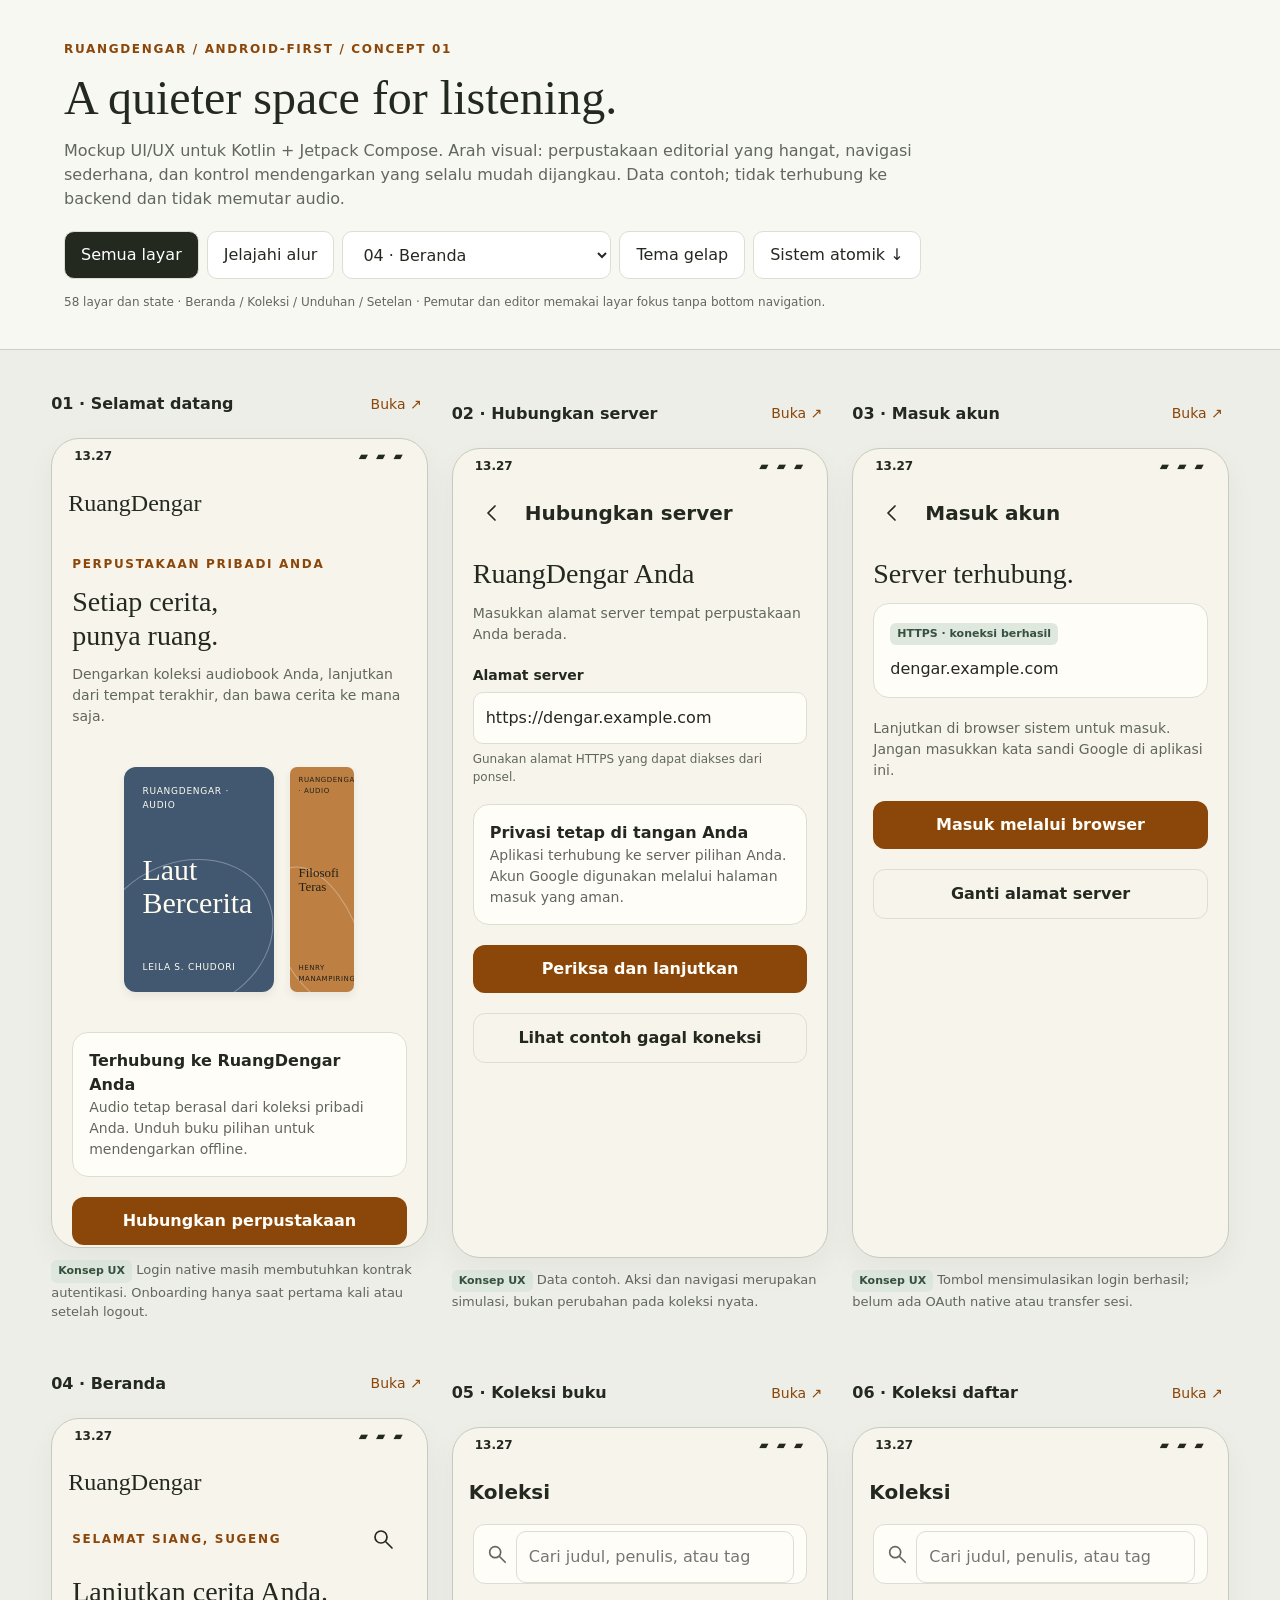
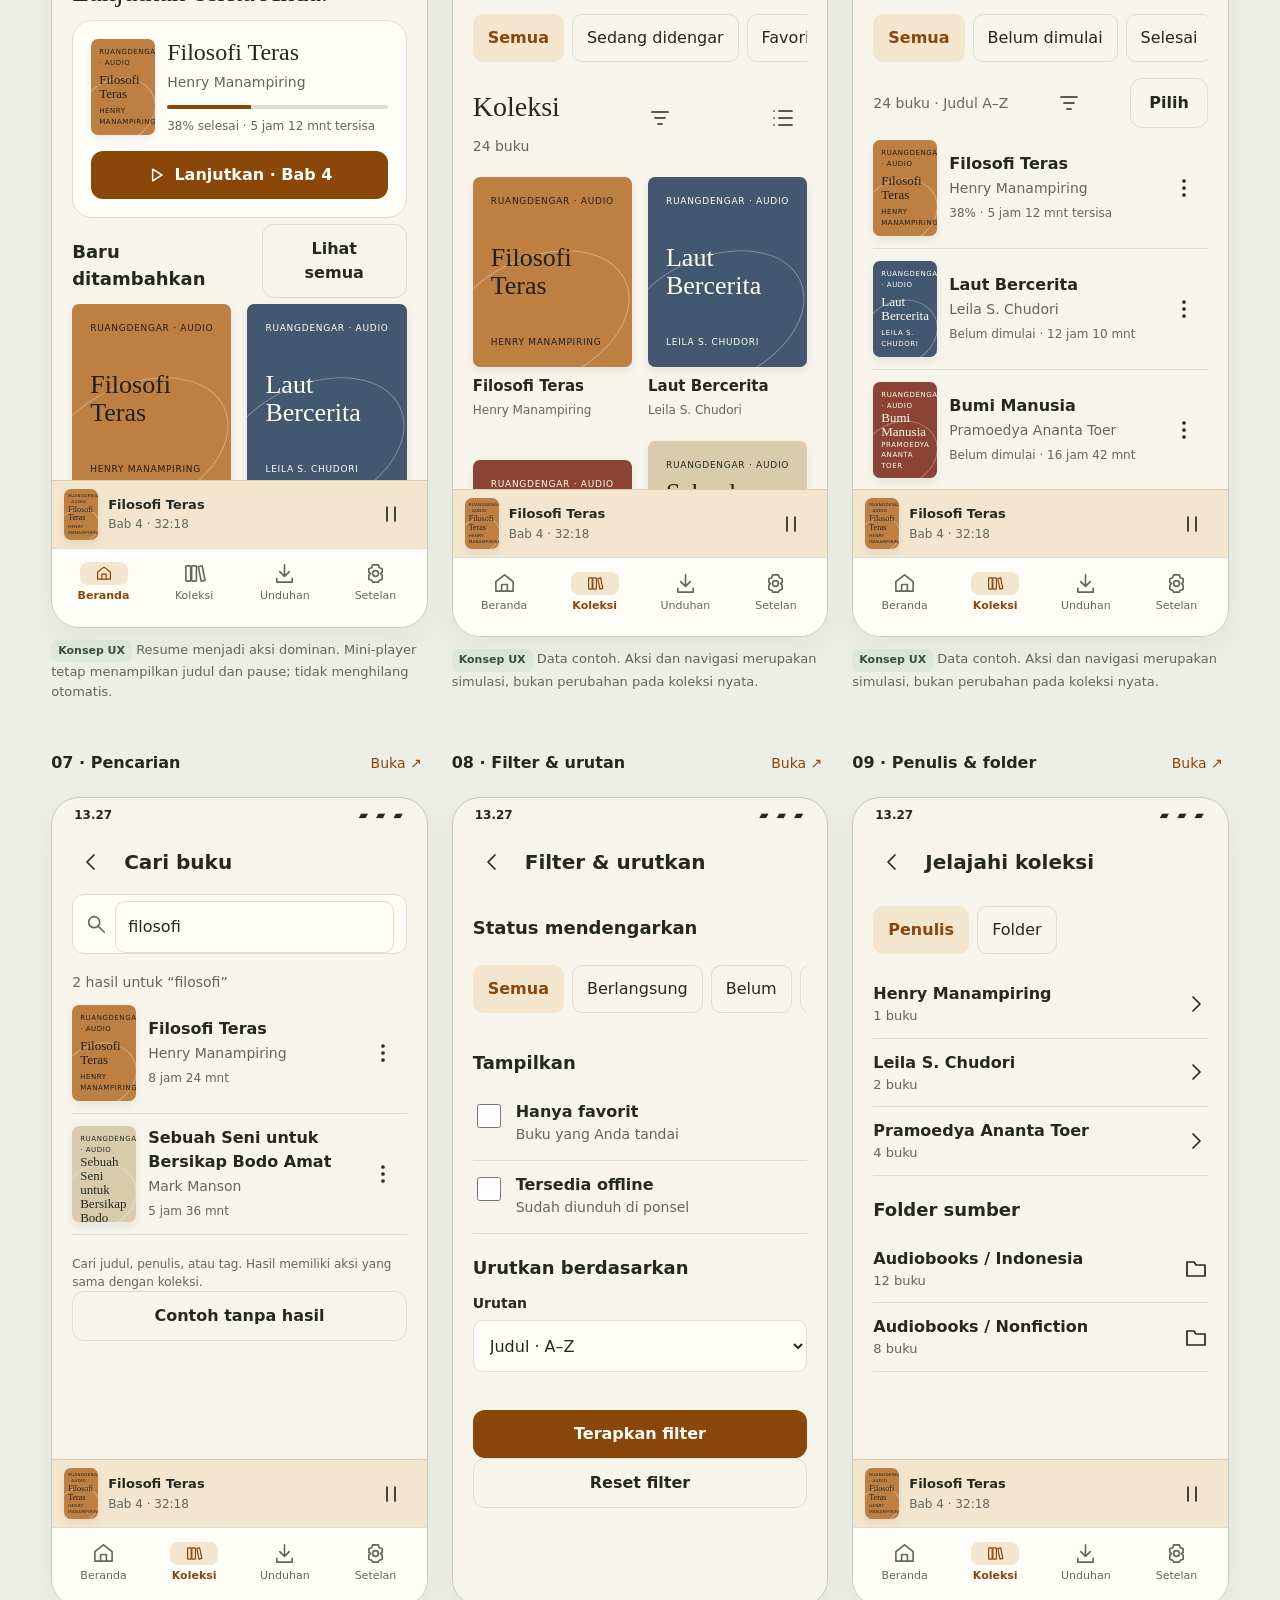
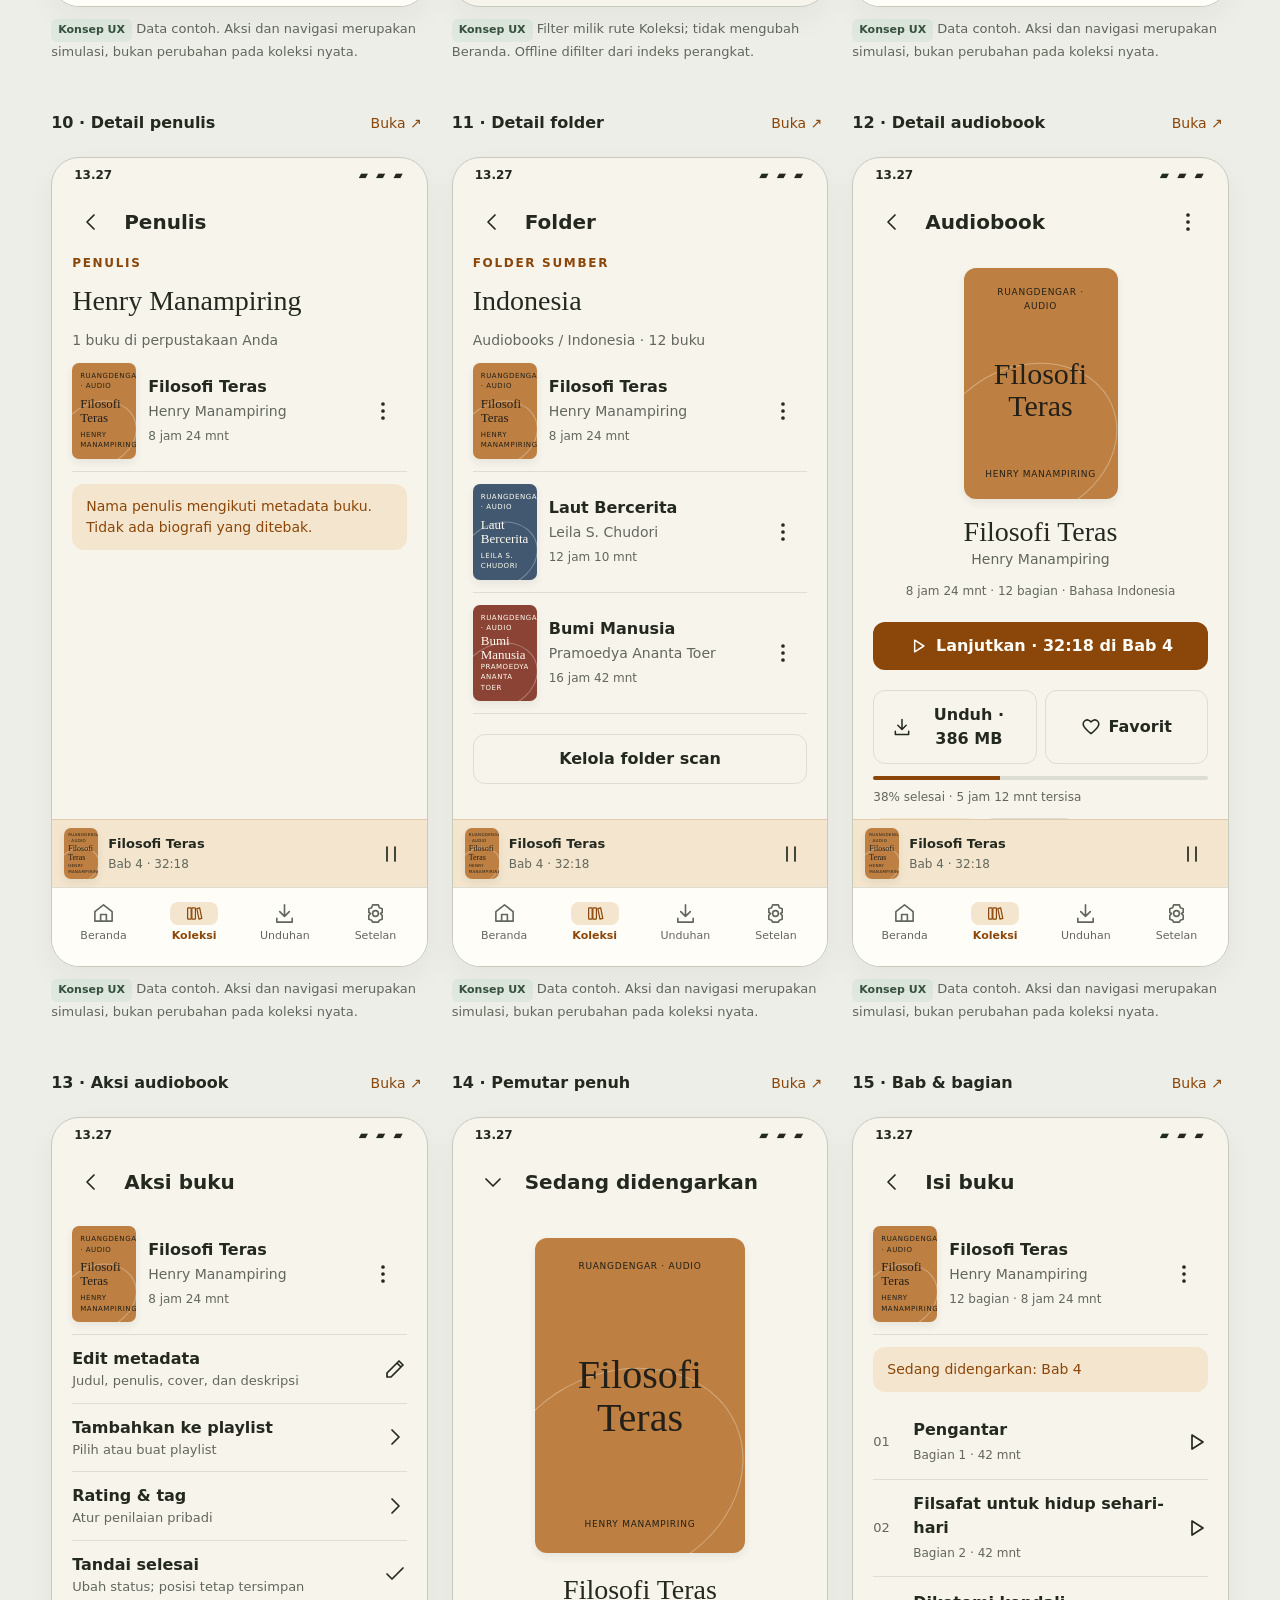
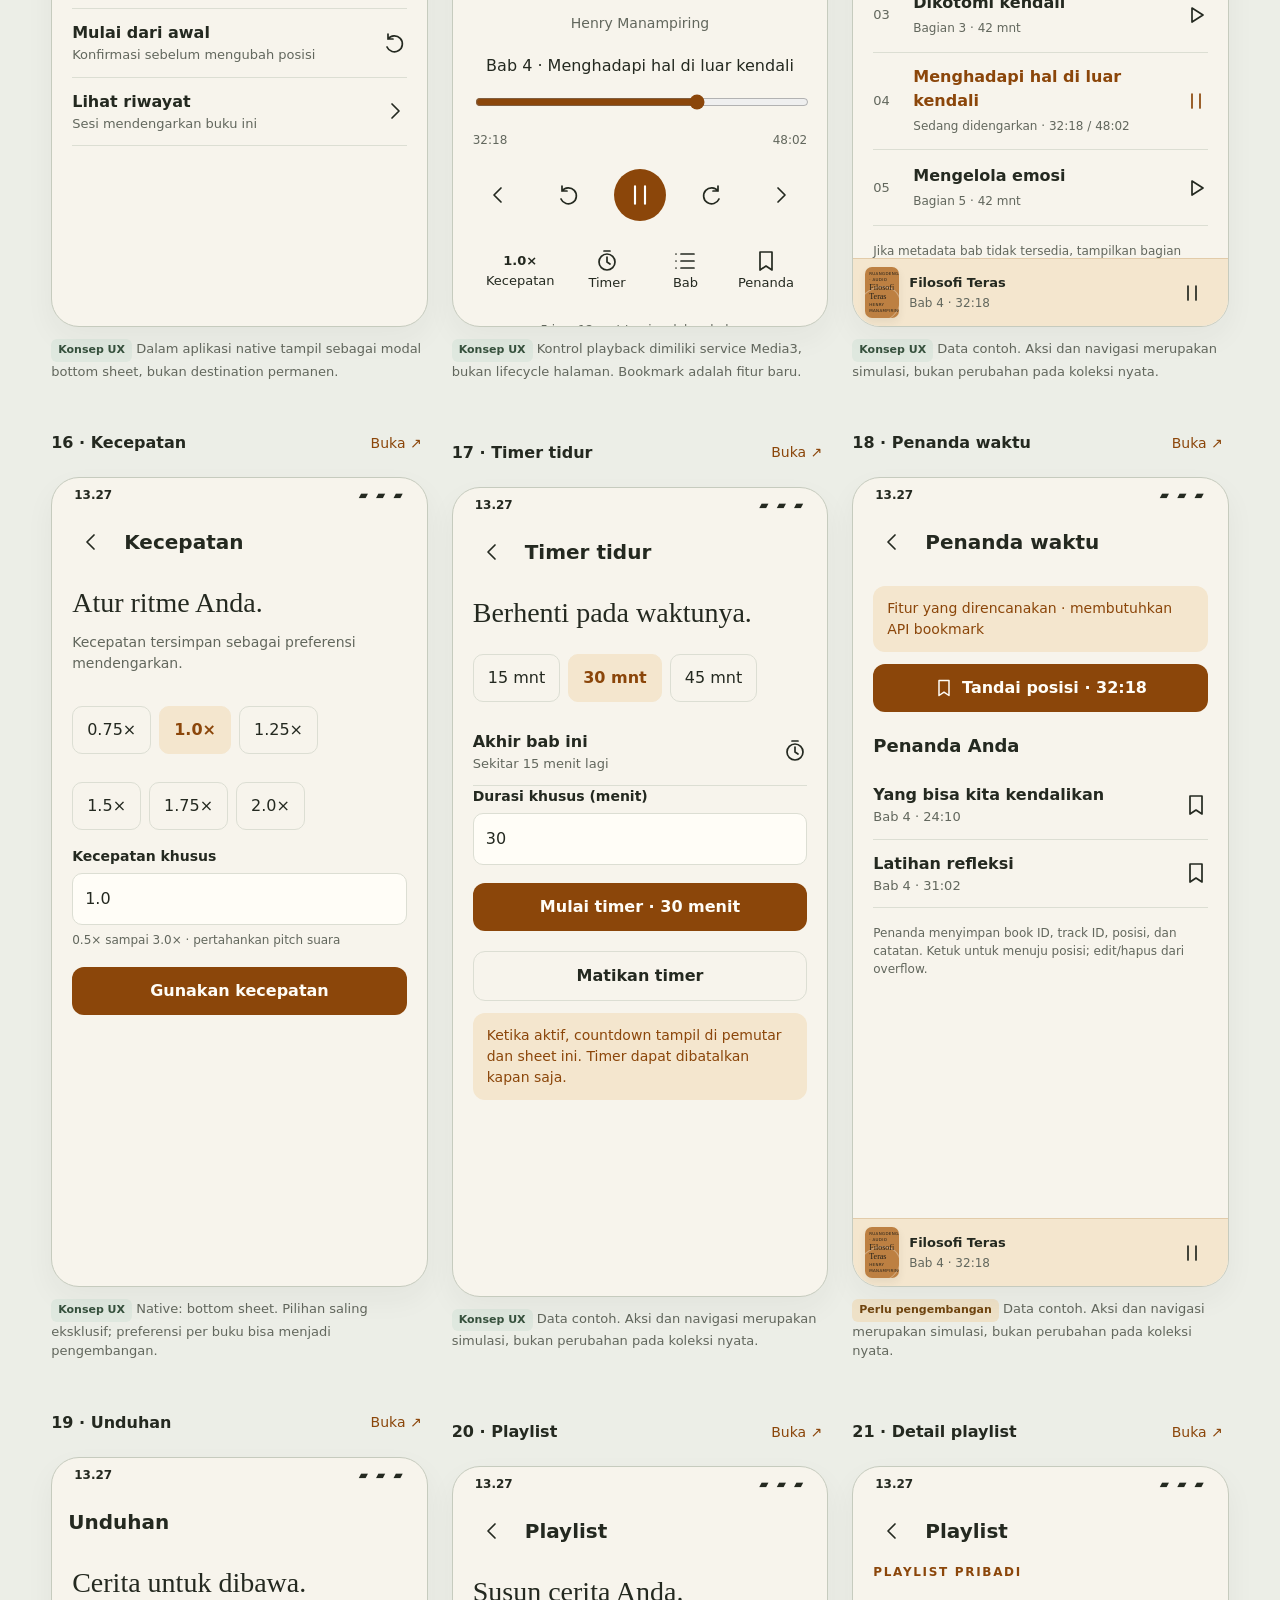
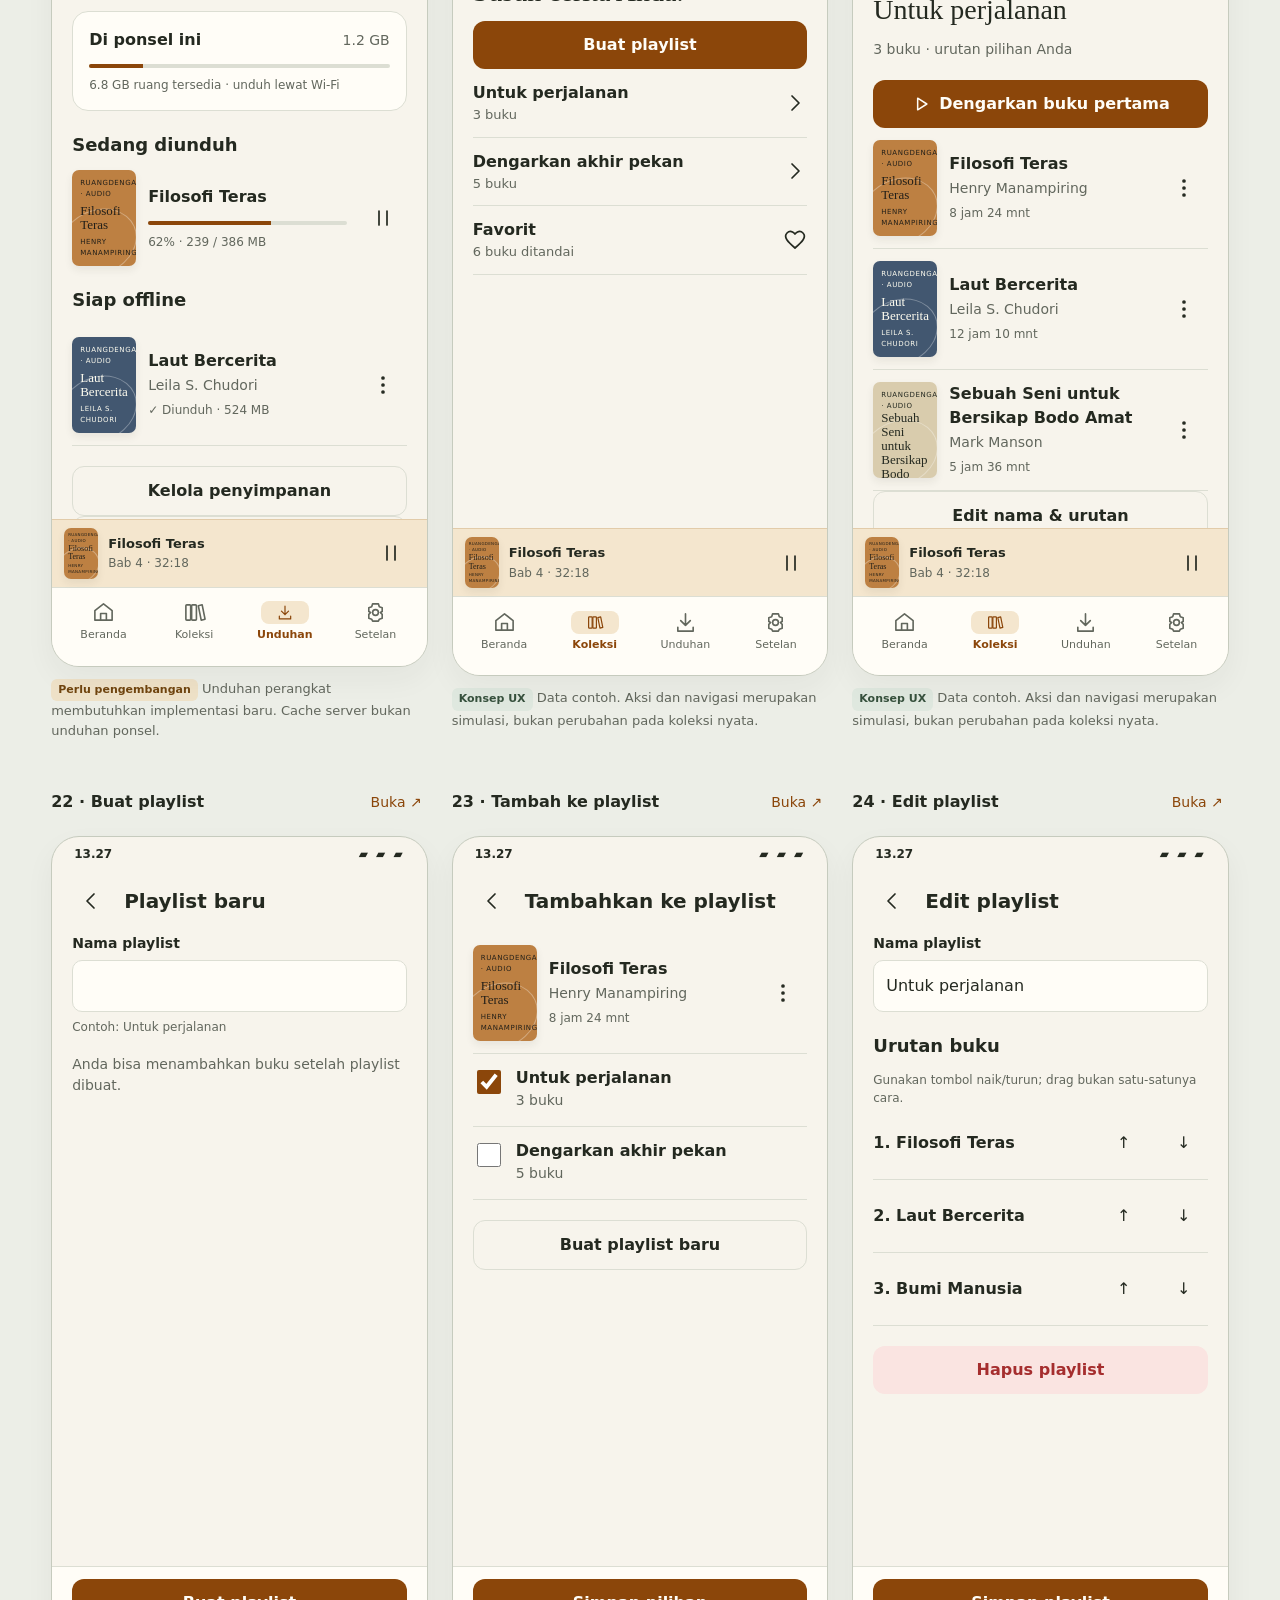
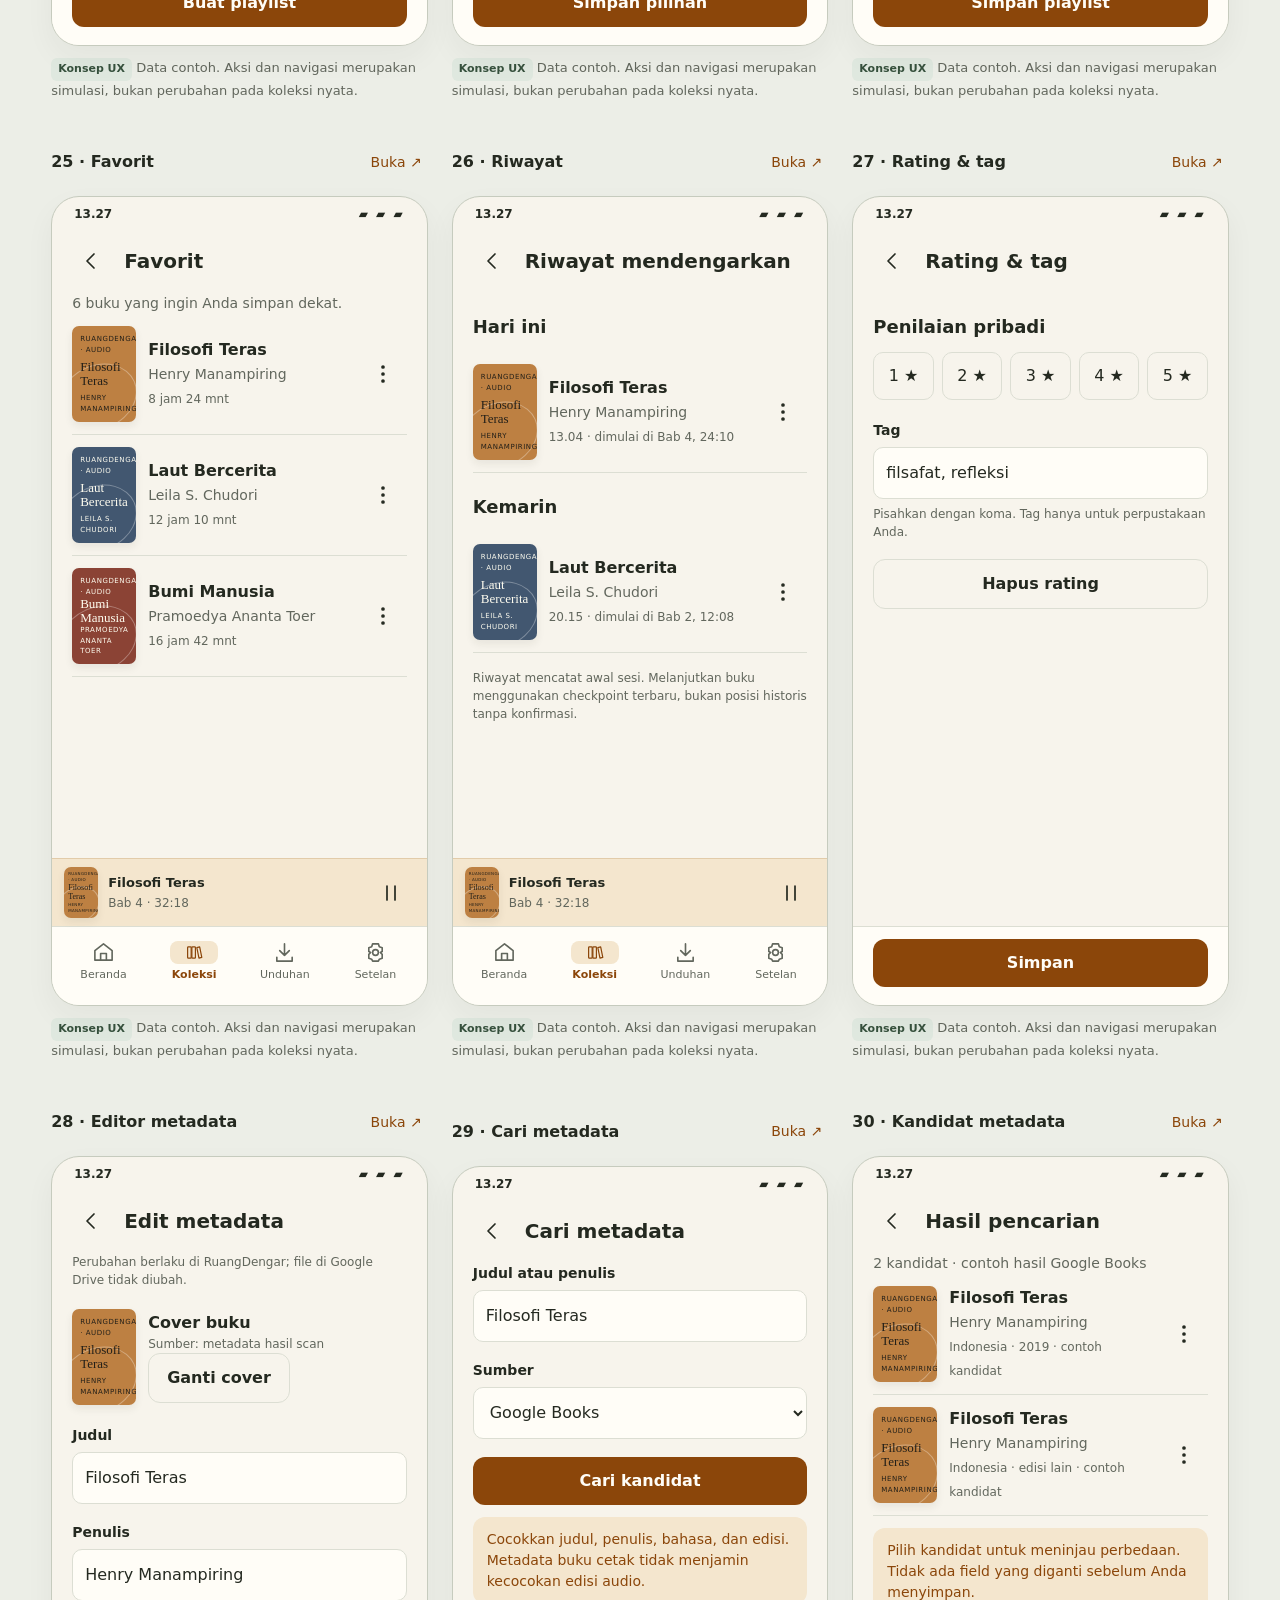
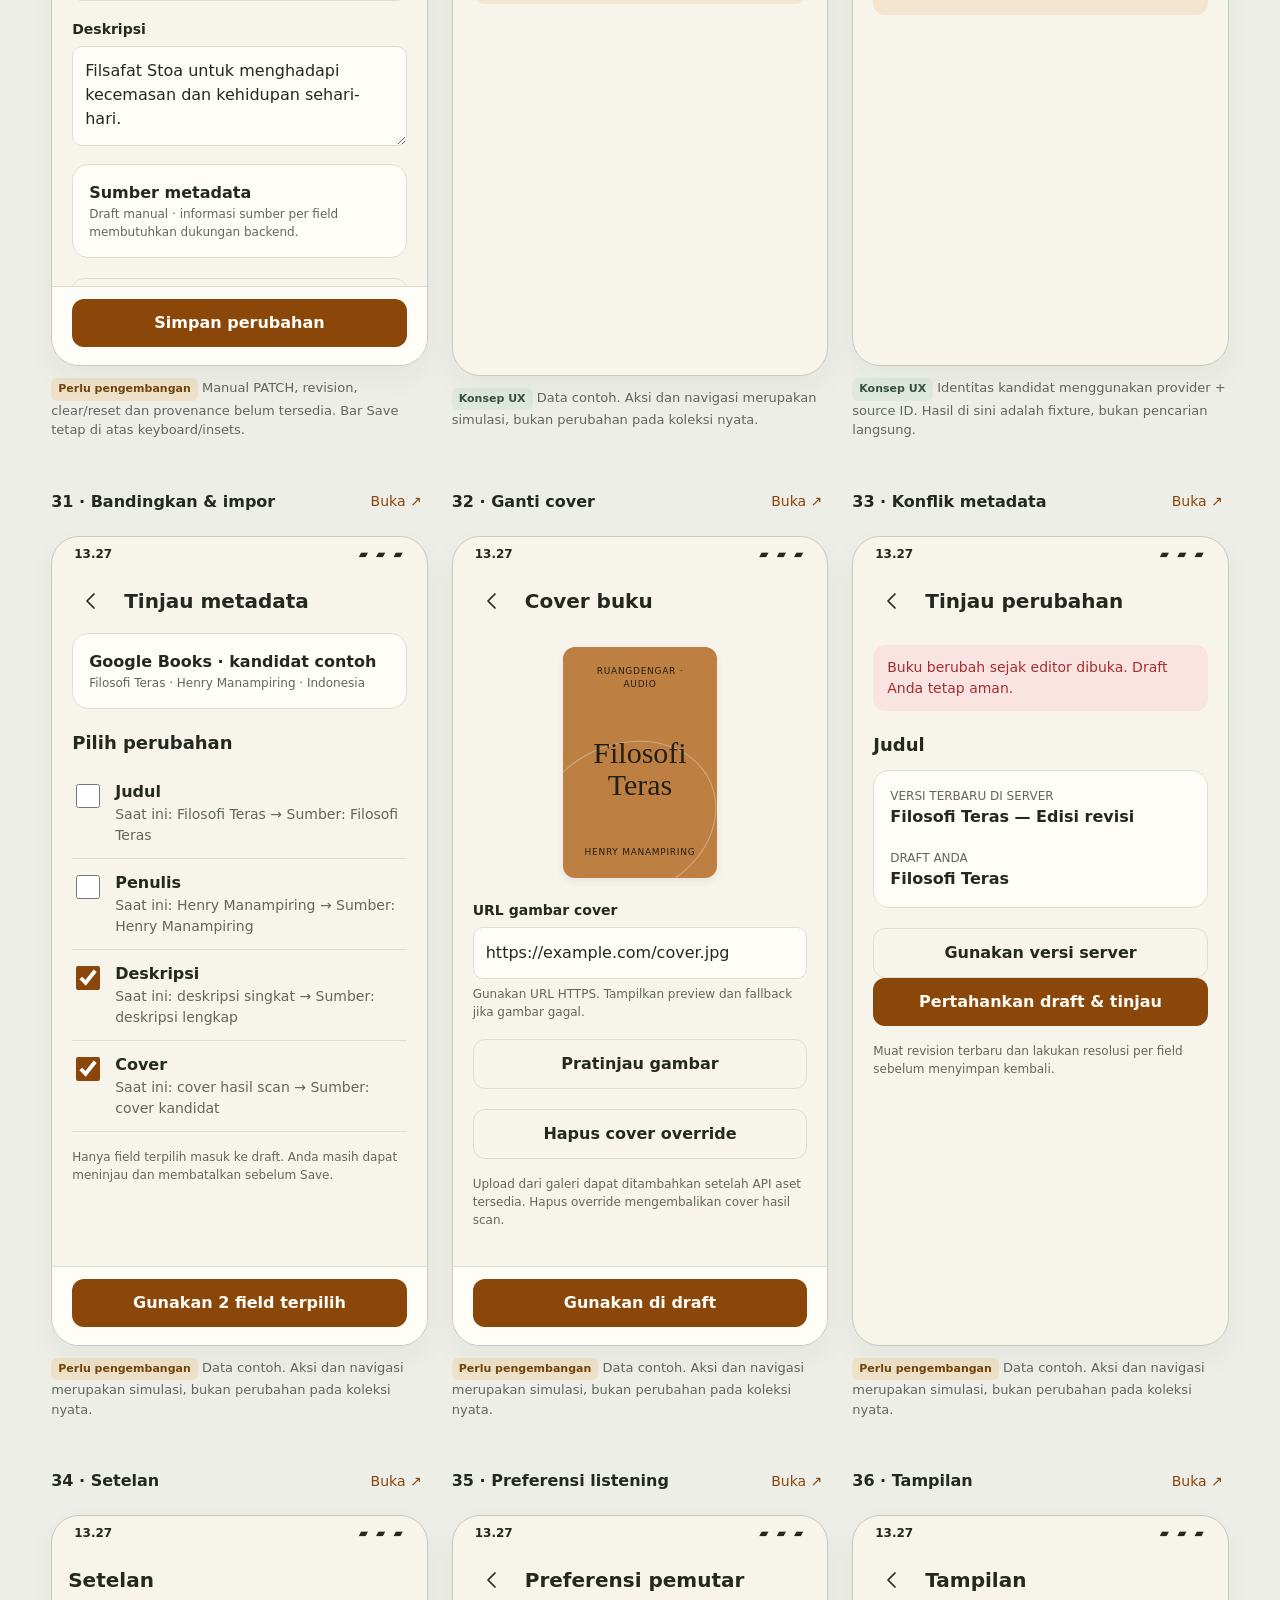
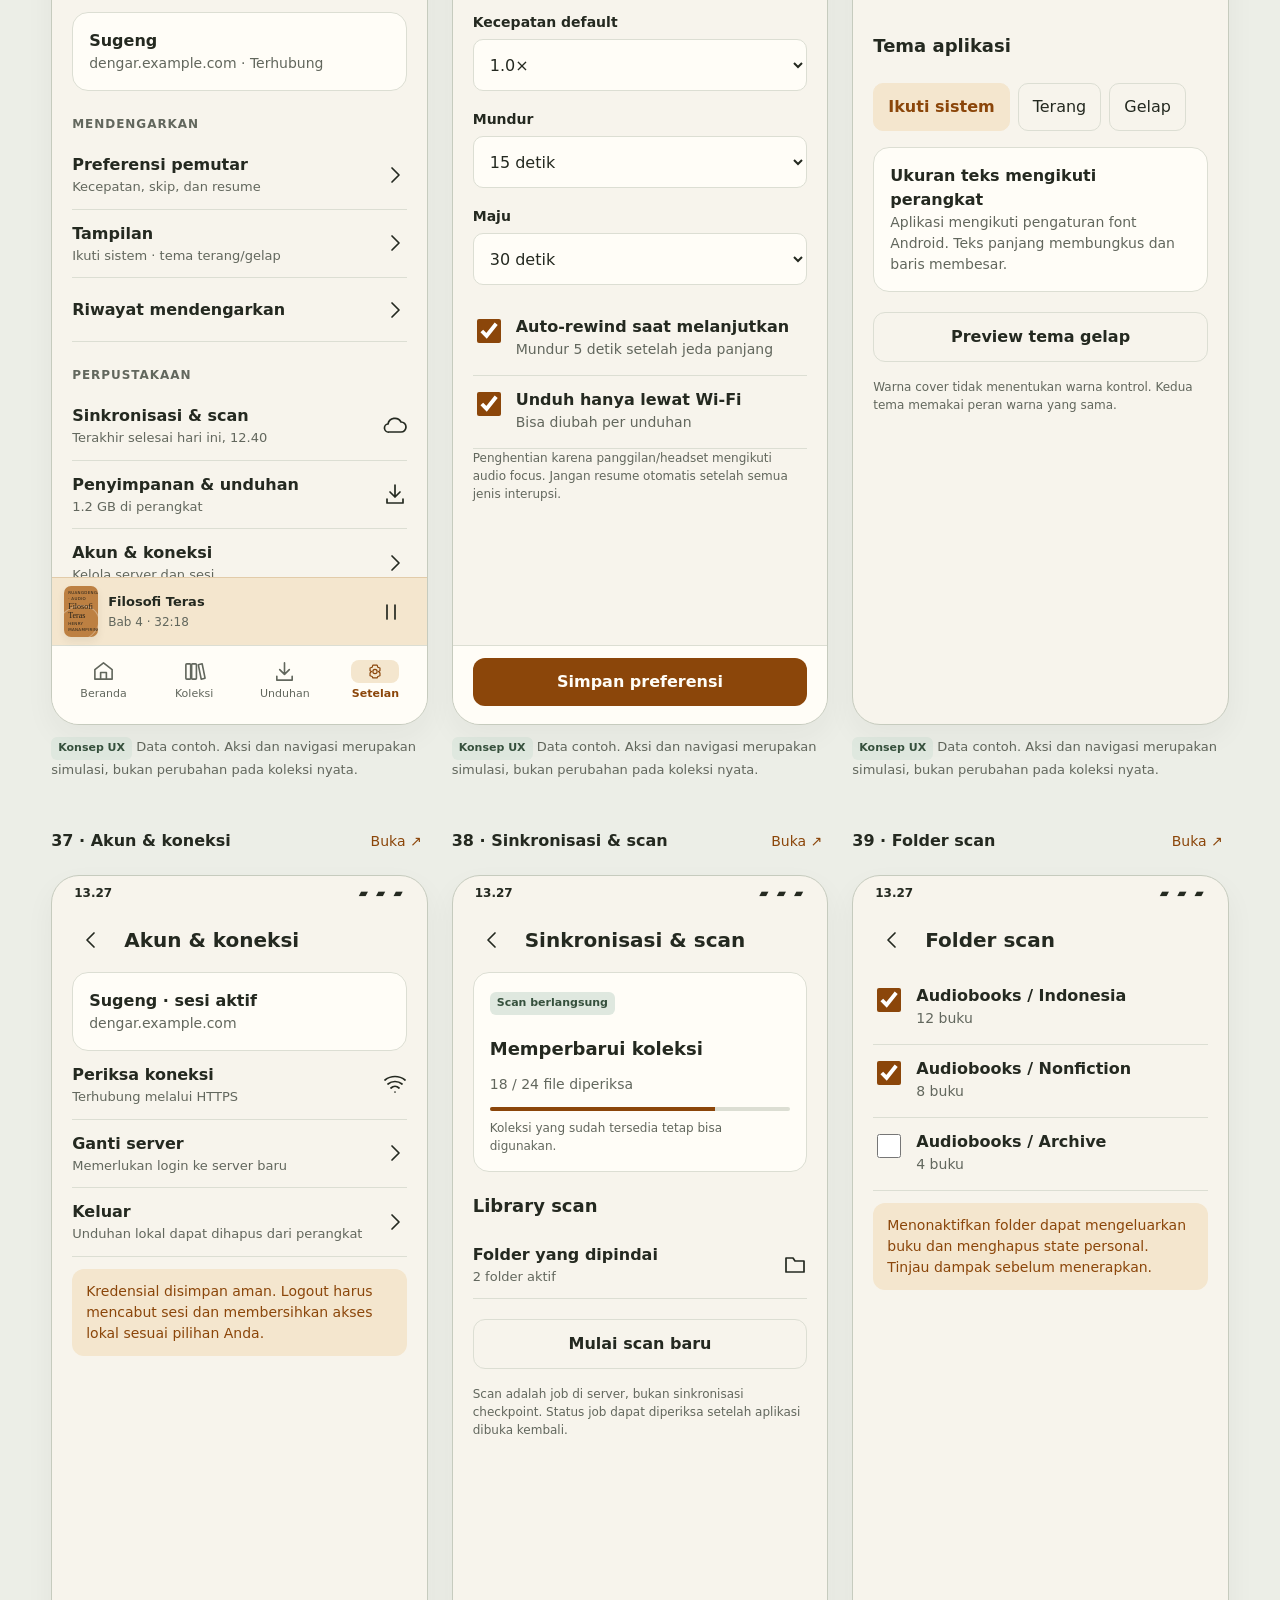
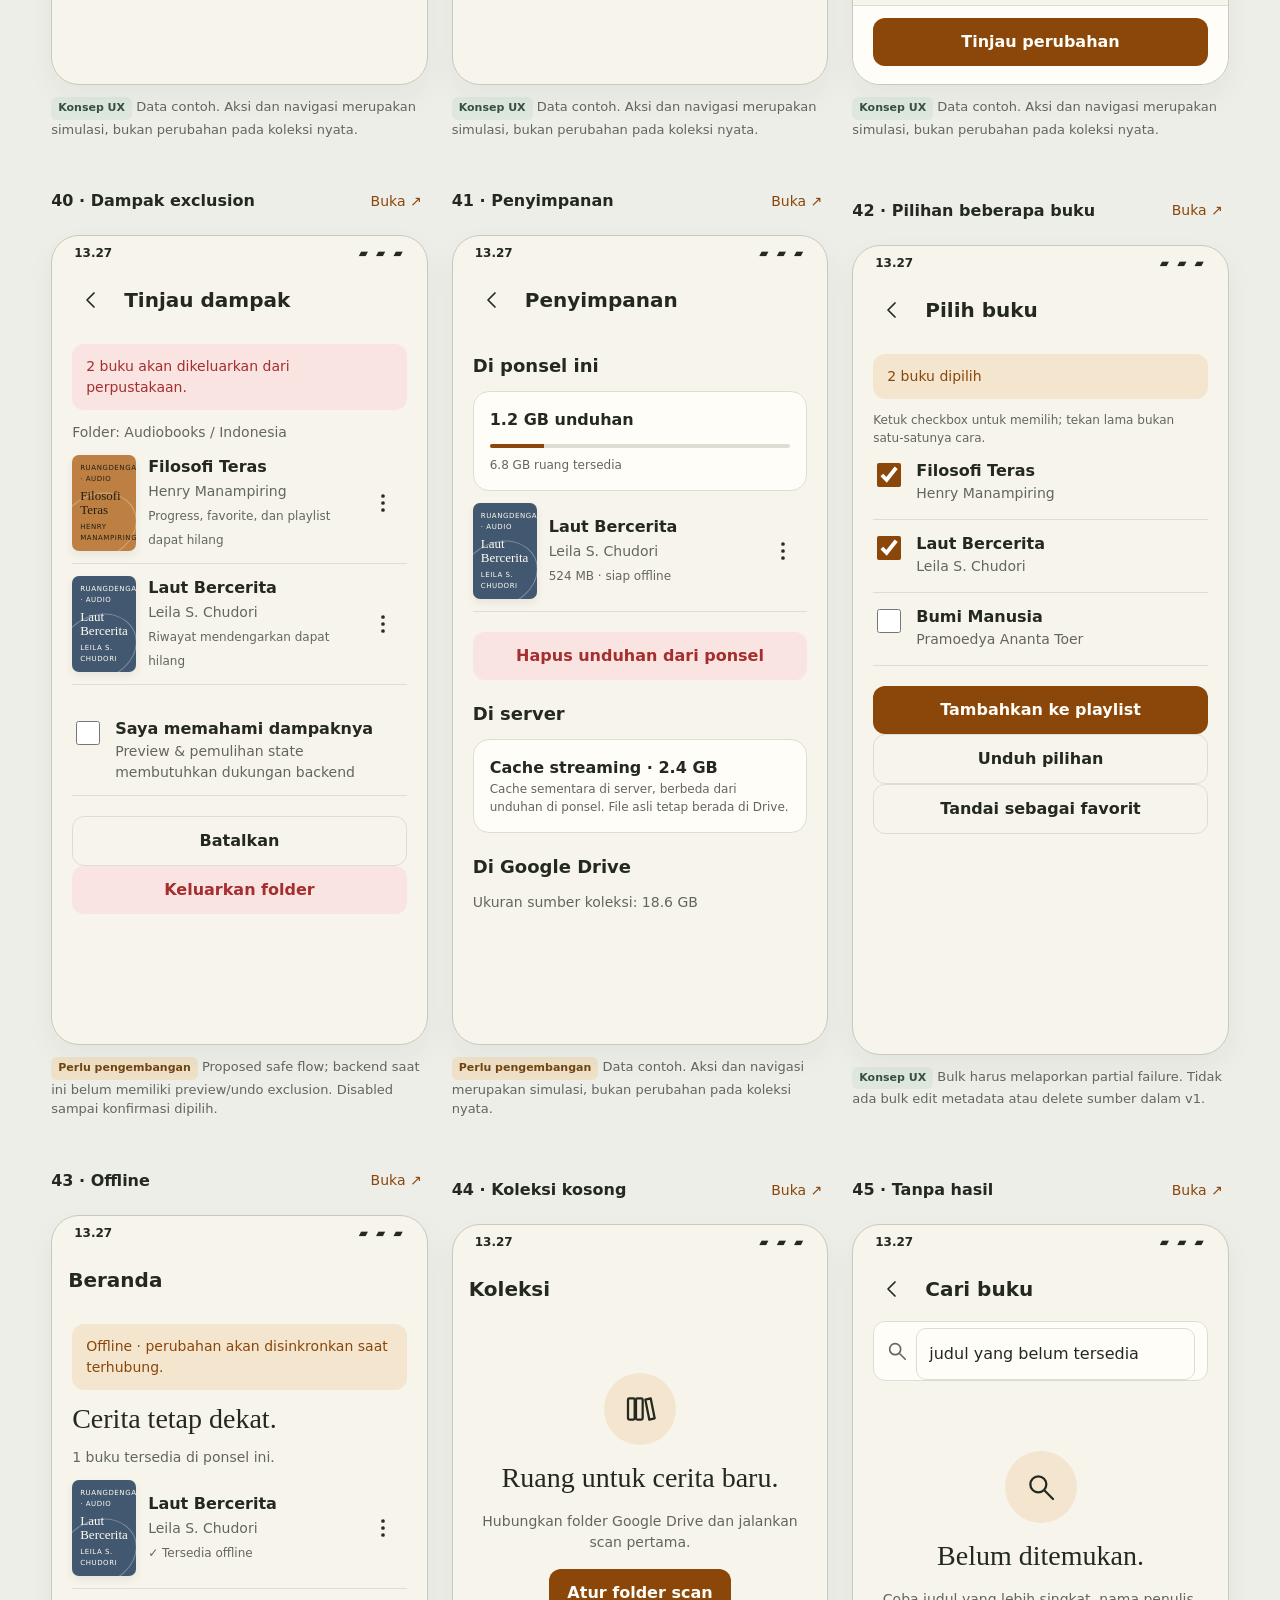
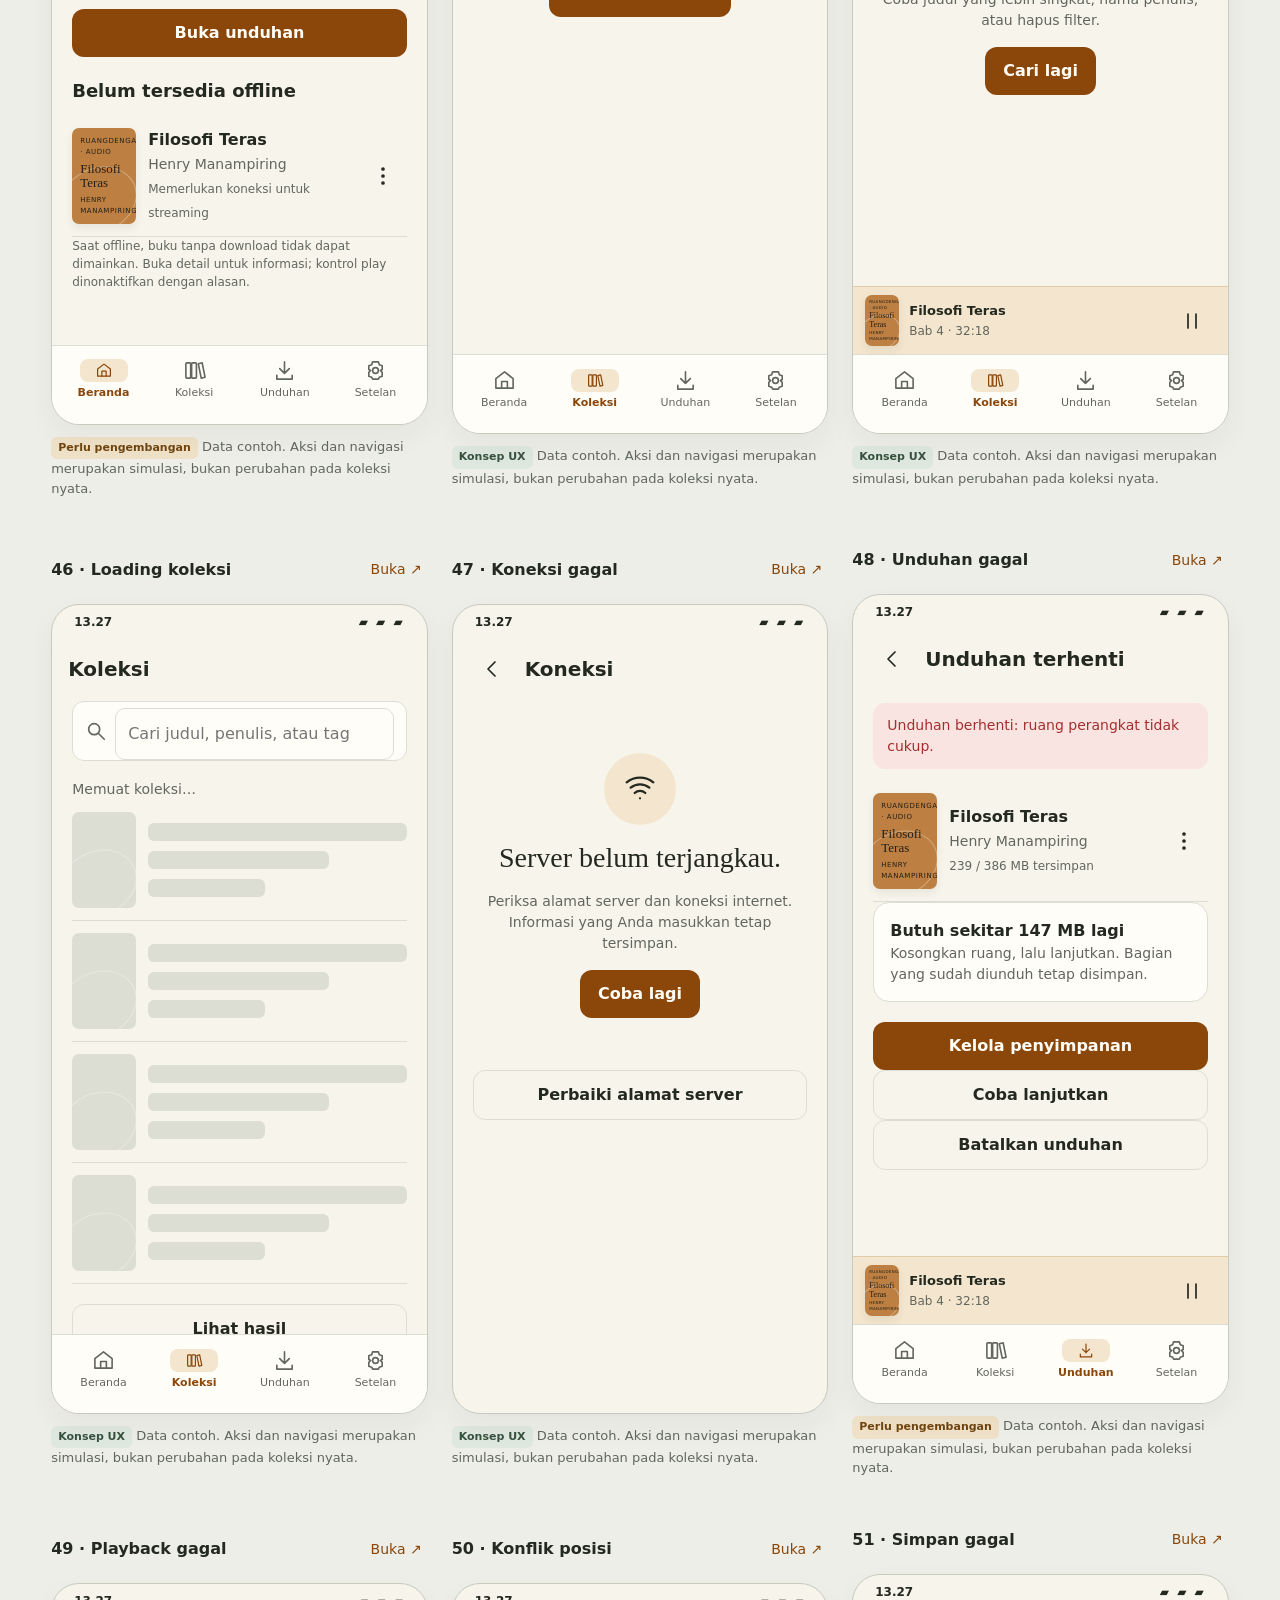
<file: android/design/RuangDengar-Mobile-Mockups.html>
<!doctype html>
<html lang="id">
<head><meta charset="utf-8"><meta name="viewport" content="width=device-width,initial-scale=1"><title>RuangDengar — Android design atlas</title>
<style>
:root{--canvas:#f7f4ec;--surface:#fffdf7;--ink:#242920;--muted:#62675d;--line:#dcded3;--accent:#8b460a;--accent-soft:#f4e6ce;--success:#3c674d;--danger:#a52e2e;--radius:16px;--space:8px;--focus:#225fb0}
*{box-sizing:border-box}body{margin:0;background:#eceee7;color:var(--ink);font:16px/1.5 system-ui,-apple-system,BlinkMacSystemFont,"Segoe UI",sans-serif}button,input,select,textarea{font:inherit}button{cursor:pointer}button:focus-visible,a:focus-visible,input:focus-visible,select:focus-visible,textarea:focus-visible{outline:3px solid var(--focus);outline-offset:3px}button{border:0}a{color:var(--accent)}.review-head{padding:40px max(24px,5vw) 24px;border-bottom:1px solid #ccd0c4;background:#f7f8f2}.eyebrow{font-size:12px;font-weight:700;letter-spacing:.14em;text-transform:uppercase;color:var(--accent)}h1{font:500 clamp(28px,4vw,48px)/1.15 Georgia,serif;margin:12px 0}h2,h3,p{margin:0}.review-head p{max-width:850px;color:var(--muted);margin:14px 0}.tools{display:flex;gap:8px;flex-wrap:wrap;margin-top:20px}.tools button,.tools select{padding:10px 16px;min-height:48px;background:white;border:1px solid var(--line);border-radius:10px;color:var(--ink)}.tools button[aria-pressed=true]{background:var(--ink);color:white}.atlas{padding:32px max(20px,4vw);display:grid;grid-template-columns:repeat(auto-fit,minmax(340px,1fr));gap:40px 24px;align-items:start}.screen-card{max-width:390px;margin:auto;width:100%}.screen-caption{margin-bottom:12px;display:flex;justify-content:space-between;gap:8px;align-items:center}.screen-caption h2{font-size:16px;font-weight:650}.screen-caption button{background:transparent;color:var(--accent);font-size:14px;min-height:44px}.phone{background:var(--canvas);border:1px solid #c6cbbe;border-radius:28px;box-shadow:0 12px 30px #2429200c;overflow:hidden;position:relative;height:810px;display:flex;flex-direction:column}.status{height:32px;padding:8px 22px 0;display:flex;justify-content:space-between;font-size:12px;font-weight:650;flex-shrink:0}.status .signal{letter-spacing:2px}.appbar{min-height:64px;display:flex;align-items:center;gap:8px;padding:8px 16px;flex-shrink:0}.appbar h3{font-size:20px;font-weight:650;flex:1}.appbar .brand{font:500 24px Georgia,serif}.icon{display:inline-flex;justify-content:center;align-items:center;width:48px;height:48px;border-radius:50%;background:transparent;color:var(--ink);flex-shrink:0}.icon svg{width:24px;height:24px;stroke:currentColor;fill:none;stroke-width:1.7;stroke-linecap:round;stroke-linejoin:round}.content{flex:1;min-height:0;overflow:auto;padding:0 20px 24px;scrollbar-width:thin}.content h2{font:500 28px/1.2 Georgia,serif;margin:12px 0}.content h3{font-size:18px;margin:20px 0 12px}.muted{color:var(--muted);font-size:14px}.small{font-size:12px}.space{height:20px}.stack{display:grid;gap:12px}.row{display:flex;gap:12px;align-items:center}.between{display:flex;align-items:center;justify-content:space-between;gap:8px}.grow{flex:1;min-width:0}.primary,.secondary,.danger{min-height:48px;padding:12px 18px;border-radius:12px;font-weight:650;display:inline-flex;justify-content:center;align-items:center;gap:8px}.primary{background:var(--accent);color:#fffdf7}.secondary{background:transparent;border:1px solid var(--line);color:var(--ink)}.danger{background:#fae4e1;color:var(--danger)}.full{width:100%}.primary svg,.secondary svg{width:20px;height:20px;fill:none;stroke:currentColor;stroke-width:1.8}.panel{background:var(--surface);border:1px solid var(--line);border-radius:var(--radius);padding:16px}.resume{padding:18px;background:var(--surface);border:1px solid var(--line);border-radius:20px}.resume h3{margin:0 0 5px;font:500 24px/1.15 Georgia,serif}.resume .row{align-items:start}.resume .primary{margin-top:16px}.cover{width:64px;aspect-ratio:2/3;flex-shrink:0;border-radius:7px;overflow:hidden;background:#273e38;color:#fffdf0;position:relative;display:flex;flex-direction:column;justify-content:space-between;padding:8px;box-shadow:0 4px 8px #24292013}.cover:before{content:'';position:absolute;width:120%;height:65%;border:1px solid #ffffff50;border-radius:50%;transform:rotate(-24deg);left:-20%;bottom:-8%}.cover b{font:500 13px/1.08 Georgia,serif;z-index:1}.cover span{font-size:7px;letter-spacing:.08em;text-transform:uppercase;z-index:1}.cover.gold{background:#bd8042;color:#231f19}.cover.blue{background:#425770}.cover.red{background:#8b4335}.cover.cream{background:#d9ccad;color:#242920}.cover.large{width:150px;padding:18px;border-radius:12px}.cover.large b{font-size:30px}.cover.large span{font-size:9px}.bookrow{display:flex;align-items:center;gap:12px;min-height:110px;border-bottom:1px solid var(--line);padding:12px 0}.bookrow .title{font-weight:650;font-size:16px;line-height:1.3}.bookrow .icon{width:48px}.bookopen{background:none;color:inherit;text-align:start;padding:0;flex:1;min-height:48px}.bookgrid{display:grid;grid-template-columns:1fr 1fr;gap:20px 16px}.booktile{background:transparent;text-align:start;padding:0;color:inherit}.booktile .cover{width:100%;height:190px;aspect-ratio:auto;padding:18px;margin-bottom:10px}.booktile .cover b{font-size:26px}.booktile .cover span{font-size:9px}.booktile strong{display:block;font-size:15px;line-height:1.3}.bar{height:4px;background:var(--line);border-radius:4px;overflow:hidden;margin:12px 0 8px}.bar span{display:block;height:100%;background:var(--accent);width:38%}.chips{display:flex;gap:8px;overflow:auto;padding:12px 0 16px}.chip{background:transparent;border:1px solid var(--line);border-radius:10px;min-height:48px;padding:8px 14px;white-space:nowrap;color:var(--ink)}.chip.selected{background:var(--accent-soft);color:var(--accent);border-color:var(--accent-soft);font-weight:650}.search{display:flex;align-items:center;background:var(--surface);border:1px solid var(--line);border-radius:12px;min-height:52px;padding:0 12px;gap:8px}.search svg{width:22px;height:22px;fill:none;stroke:var(--muted);stroke-width:1.8}.search input{border:0;background:none;width:100%;color:var(--ink);min-height:48px;min-width:0}.field{display:block;margin-bottom:18px;font-size:14px;font-weight:600}.field input,.field textarea,.field select{display:block;width:100%;border:1px solid var(--line);border-radius:10px;background:var(--surface);color:var(--ink);padding:12px;margin-top:6px;min-height:52px;font-size:16px;font-weight:400}.field textarea{resize:vertical;min-height:100px}.helper{font-weight:400;color:var(--muted);font-size:12px;display:block;margin-top:6px}.nav{display:flex;background:var(--surface);border-top:1px solid var(--line);padding:4px 6px 12px;flex-shrink:0}.nav button{flex:1;min-height:62px;display:flex;align-items:center;flex-direction:column;justify-content:center;gap:3px;background:none;font-size:11px;color:var(--muted)}.nav svg{width:23px;height:23px;fill:none;stroke:currentColor;stroke-width:1.7}.nav button[aria-current=page]{color:var(--accent);font-weight:700}.nav button[aria-current=page] svg{background:var(--accent-soft);border-radius:8px;width:48px;padding:3px}.mini{display:flex;align-items:center;gap:10px;padding:8px 12px;background:var(--accent-soft);border-top:1px solid #e2cba9;flex-shrink:0}.mini .cover{width:34px;padding:4px}.mini .cover b{font-size:8px}.mini .cover span{font-size:4px}.mini .bookopen{font-size:13px;min-height:48px}.mini .muted{font-size:12px}.note{font-size:13px;color:var(--muted);margin-top:12px;line-height:1.5}.tag{display:inline-block;padding:3px 7px;border-radius:6px;background:#dfe8df;color:#36513d;font-size:11px;font-weight:650}.tag.future{background:#eee1c7;color:#70450f}.sectionlabel{font-size:12px;font-weight:650;letter-spacing:.08em;text-transform:uppercase;color:var(--muted);margin:24px 0 8px}.listitem{display:flex;align-items:center;gap:12px;padding:12px 0;min-height:64px;border-bottom:1px solid var(--line);background:none;color:var(--ink);text-align:start;width:100%}.listitem .muted{font-size:13px}.hero-book{display:grid;justify-items:center;text-align:center;gap:12px;padding:14px 0 22px}.hero-book h2{margin:4px 0 0}.hero-book .cover{width:154px}.split{display:flex;gap:8px}.split>*{flex:1}.checkrow{display:flex;gap:12px;align-items:start;padding:12px 0;border-bottom:1px solid var(--line);min-height:64px}.checkrow input{width:24px;height:24px;accent-color:var(--accent);margin-top:4px;flex-shrink:0}.checkrow label{flex:1;min-height:48px}.bottomaction{padding:12px 20px 18px;background:var(--surface);border-top:1px solid var(--line);flex-shrink:0}.empty{padding:52px 0;text-align:center;display:grid;justify-items:center;gap:16px}.empty .icon{width:72px;height:72px;background:var(--accent-soft)}.empty .icon svg{width:32px;height:32px}.empty h2{margin:0}.banner{padding:12px 14px;border-radius:12px;background:var(--accent-soft);color:var(--accent);font-size:14px;margin:12px 0}.error{background:#fae4e1;color:var(--danger)}.chapter{display:flex;gap:12px;align-items:center;min-height:76px;padding:12px 0;border-bottom:1px solid var(--line);background:none;color:var(--ink);width:100%;text-align:start}.chapter.active{color:var(--accent)}.chapter .number{width:28px;font-variant-numeric:tabular-nums;color:var(--muted);font-size:13px}.player{text-align:center}.player .cover{width:210px;margin:24px auto 20px;padding:22px}.player .cover b{font-size:40px}.player h2{margin:0 0 6px}.timeline{width:100%;accent-color:var(--accent);min-height:44px}.times{display:flex;justify-content:space-between;color:var(--muted);font-size:12px;font-variant-numeric:tabular-nums}.transport{display:flex;justify-content:space-between;align-items:center;margin:20px 0}.transport .play{width:76px;height:76px;background:var(--accent);color:white}.transport .play svg{width:30px;height:30px}.transport .icon{width:52px;height:52px}.player-tools{display:flex;justify-content:space-around}.player-tools button{min-width:64px;min-height:60px;background:none;color:var(--ink);font-size:13px}.center{text-align:center}.skel{height:18px;border-radius:6px;background:var(--line);margin:10px 0}.toast{position:fixed;bottom:24px;left:50%;transform:translateX(-50%);background:var(--ink);color:white;padding:12px 20px;border-radius:12px;z-index:30;max-width:calc(100% - 32px);box-shadow:0 8px 24px #0002}.handoff{padding:40px max(24px,5vw);background:#f7f8f2;border-top:1px solid var(--line)}.handoff h2{font:500 32px Georgia,serif;margin-bottom:20px}.handoff h3{margin:24px 0 12px}.handoff p{max-width:950px}.tablewrap{overflow:auto}table{border-collapse:collapse;width:100%;max-width:1100px;font-size:14px}th,td{text-align:start;border-bottom:1px solid var(--line);padding:12px;vertical-align:top}th{font-weight:650}code{font-size:13px}body.dark{--canvas:#1e241f;--surface:#282f29;--ink:#f4f2e8;--muted:#b7bdb0;--line:#485046;--accent:#efb775;--accent-soft:#423321;--focus:#9fc2ff}body.dark .primary{background:var(--accent);color:#27241f}body.dark .review-head,body.dark .handoff{background:#1e241f}body.dark{background:#141914}body.dark .tools button,body.dark .tools select{background:var(--surface);color:var(--ink)}body.dark .tag{background:#334d3c;color:#d0e4cf}body.dark .tag.future{background:#493b27;color:#edcc9b}body.dark .error,body.dark .danger{background:#4c2929;color:#ffb8ad}body.dark .mini{border-color:var(--line)}.solo .atlas{display:block}.solo .screen-card{max-width:390px}.hidden{display:none!important}.sr{position:absolute;width:1px;height:1px;padding:0;overflow:hidden;clip-path:inset(50%);white-space:nowrap}@media(max-width:400px){.atlas{padding:20px 8px;grid-template-columns:minmax(0,1fr)}.review-head,.handoff{padding:24px 16px}.phone{border-radius:18px}.content{padding-inline:16px}.bookgrid{gap:16px 12px}.booktile .cover{height:170px}.booktile .cover b{font-size:23px}}@media(prefers-reduced-motion:reduce){*{scroll-behavior:auto!important}}@media print{.tools,.toast{display:none}.screen-card{break-inside:avoid}.atlas{grid-template-columns:repeat(2,1fr)}.phone{box-shadow:none}.handoff{break-before:page}}
svg{width:24px;height:24px;fill:none;stroke:currentColor;stroke-width:1.7;stroke-linecap:round;stroke-linejoin:round;flex-shrink:0}.player-tools svg{display:inline-block;vertical-align:middle}.primary svg,.secondary svg{vertical-align:middle}.tools{align-items:center}.tools select{max-width:100%}.chip[aria-pressed=true]{background:var(--accent-soft);color:var(--accent)}
</style></head>
<body>
<header class="review-head"><div class="eyebrow">RuangDengar / Android-first / Concept 01</div><h1>A quieter space for listening.</h1><p>Mockup UI/UX untuk Kotlin + Jetpack Compose. Arah visual: perpustakaan editorial yang hangat, navigasi sederhana, dan kontrol mendengarkan yang selalu mudah dijangkau. Data contoh; tidak terhubung ke backend dan tidak memutar audio.</p><div class="tools"><button id="atlasBtn" aria-pressed="true">Semua layar</button><button id="soloBtn" aria-pressed="false">Jelajahi alur</button><label class="sr" for="screenSelect">Pilih layar</label><select id="screenSelect"></select><button id="themeBtn" aria-pressed="false">Tema gelap</button><button id="systemBtn">Sistem atomik ↓</button></div><p class="small" id="coverage"></p></header>
<main id="atlas" class="atlas" aria-label="Mockup layar aplikasi"></main>
<section class="handoff" id="system"><div class="eyebrow">Design → Compose</div><h2>Satu sistem, semua layar.</h2><p>Pola atomik mengatur tanggung jawab komponen, bukan membuat komponen baru untuk setiap elemen kecil. Token semantik menjadi sumber tunggal; layar menggunakan komponen yang sama untuk buku, status, formulir, navigasi, dan pemutar.</p>
<h3>Fondasi dan token</h3><div class="tablewrap"><table><thead><tr><th>Peran</th><th>Terang / gelap</th><th>Aturan</th></tr></thead><tbody><tr><td>Canvas / surface</td><td><code>#F7F4EC / #FFFDF7</code><br><code>#1E241F / #282F29</code></td><td>Surface membedakan kelompok kerja; hindari kartu berlebihan.</td></tr><tr><td>Text / secondary</td><td><code>#242920 / #62675D</code><br><code>#F4F2E8 / #B7BDB0</code></td><td>Teks utama jelas; tidak memakai warna untuk status tanpa label.</td></tr><tr><td>Primary / container</td><td><code>#8B460A / #F4E6CE</code><br><code>#EFB775 / #423321</code></td><td>Satu aksen untuk aksi utama, progres, dan pilihan aktif.</td></tr><tr><td>Typography</td><td>Editorial 28/34; title 20/28; body 16/24; label 14/20; supporting 12/18</td><td>Serif hanya untuk judul editorial dan buku; sans untuk kontrol. Implementasi Android: sp dan font scaling, tanpa tinggi teks terkunci.</td></tr><tr><td>Spacing / shape</td><td>4, 8, 12, 16, 20, 24, 32 dp<br>Radius: controls 12; panels 16; featured 20</td><td>Target sentuh ≥48 dp; play 76 dp. Radius ponsel hanya bingkai presentasi.</td></tr><tr><td>Motion</td><td>Feedback 120 ms; sheets/navigation 220 ms</td><td>Gerakan hanya untuk kontinuitas. Hormati pengaturan reduced motion.</td></tr></tbody></table></div>
<h3>Atomic design → struktur Compose</h3><div class="tablewrap"><table><thead><tr><th>Tingkat</th><th>Komponen</th><th>Tanggung jawab</th></tr></thead><tbody><tr><td>Foundations</td><td><code>RuangTheme, ColorScheme, Typography, Spacing, Shape, Motion</code></td><td>Token terang/gelap; gunakan Material primitives untuk fokus, semantics, dan interaksi.</td></tr><tr><td>Atoms</td><td><code>ActionButton, IconAction, CoverArtwork, StatusLabel, ProgressLine, FormLabel</code></td><td>State default, pressed, focus, disabled, loading; cover fallback berdasarkan judul.</td></tr><tr><td>Molecules</td><td><code>BookRow, BookTile, SearchField, MetadataField, ChapterRow, SettingRow, DownloadRow</code></td><td>Kelompok kecil dengan nama dan perilaku konsisten; aksi buka buku terpisah dari overflow.</td></tr><tr><td>Organisms</td><td><code>ResumePanel, LibraryToolbar, MiniPlayer, TransportControls, MetadataDiff, SelectionToolbar</code></td><td>Komposisi tugas; state di-hoist, event dipancarkan ke caller. MiniPlayer tidak auto-hide.</td></tr><tr><td>Templates</td><td><code>BrowseScaffold, DetailScaffold, PlayerScaffold, EditorScaffold, SettingsScaffold</code></td><td>Insets sistem, top/bottom bar, area scroll, sticky save, keyboard dan fokus.</td></tr><tr><td>Pages</td><td><code>HomeScreen, LibraryScreen, BookScreen, PlayerScreen, MetadataScreen…</code></td><td>Compose menerima UI state + callbacks. ViewModel/repository mengelola data, bukan atom.</td></tr></tbody></table></div>
<h3>Varian atom: satu bahasa visual</h3><div class="panel"><div class="tools"><button class="primary" data-local="Contoh aksi utama">Simpan</button><button class="secondary" data-local="Contoh aksi sekunder">Batalkan</button><button class="primary" disabled style="opacity:.5;cursor:default">Menyimpan…</button><button class="danger" data-local="Contoh destructive action">Hapus unduhan</button></div><p class="muted small" style="margin-top:12px">Disabled hanya untuk pending/aksi yang benar-benar tidak tersedia; validasi menjelaskan penyebab, bukan mengunci Save tanpa alasan.</p><label class="field" style="margin-top:20px;max-width:380px">Judul<input aria-invalid="true" aria-describedby="example-title-error" value="" style="border-color:var(--danger)"><span id="example-title-error" class="helper" style="color:var(--danger)">Judul wajib diisi. Draft lain tetap tersimpan.</span></label><span class="tag">Tersedia offline</span> <span class="tag future">Menunggu koneksi</span></div><h3>Alur utama</h3><div class="tablewrap"><table><thead><tr><th>Tugas</th><th>Urutan</th><th>Aturan UX</th></tr></thead><tbody><tr><td>Mulai mendengarkan</td><td>Beranda → Lanjutkan → Pemutar → Bab / kecepatan / timer</td><td>Resume tidak mengulang buku. Mini-player persisten; tombol mundur 15 dtk dan maju 30 dtk.</td></tr><tr><td>Temukan buku</td><td>Koleksi → Cari / filter → Detail → Dengarkan</td><td>Kembali menjaga query, filter, dan posisi scroll. Home tidak memakai filter koleksi.</td></tr><tr><td>Dengarkan offline</td><td>Detail → Unduh → Unduhan → Offline</td><td>Ukuran, sisa ruang, progress, pause/retry terlihat. Hapus unduhan tidak menghapus buku/progres.</td></tr><tr><td>Koreksi metadata</td><td>Detail → Edit → Manual / cari sumber → bandingkan → Simpan</td><td>Draft tersimpan selama retry; field terpilih saja diimpor; clear berbeda dari reset override.</td></tr><tr><td>Konflik sinkronisasi</td><td>Save 409 → Bandingkan versi → pilih resolusi → Save revision baru</td><td>Tidak menimpa perubahan lain secara diam-diam; progres mundur tidak otomatis dianggap salah.</td></tr></tbody></table></div>
<h3>Kontrak state dan implementasi</h3><p>Setiap halaman data: loading → content / empty / error. Refresh mempertahankan konten. Mutation: idle → pending → success / error; retry mempertahankan draft. Download: queued → downloading → paused / failed → available. Pemutar: preparing → playing / paused → buffering / recoverable error. Tombol tidak menjanjikan fitur yang belum tersedia.</p>
<div class="tablewrap"><table><thead><tr><th>Area</th><th>Fondasi backend saat ini</th><th>Tambahan yang diperlukan</th></tr></thead><tbody><tr><td>Browse / playback</td><td>Catalog paged; ordered tracks; chapter endpoint; revision-aware checkpoints</td><td>Repository mobile, local cache, konflik offline yang eksplisit, pengujian streaming terautentikasi.</td></tr><tr><td>Login mobile</td><td>OAuth browser + session cookie</td><td>Alur login native, penyimpanan kredensial aman, expiry/revocation, auth untuk playback background.</td></tr><tr><td>Unduhan</td><td>Cache media di server</td><td>Download di perangkat, resume, verifikasi file, quota/storage, playback lokal dan sync outbox.</td></tr><tr><td>Editor</td><td>Apply kandidat provider; overrides internal</td><td>Manual PATCH + revision, clear/reset, provenance, selective import, undo revision. Cover upload membutuhkan kontrak aset terpisah.</td></tr><tr><td>Bookmark / bulk / safe exclusion</td><td>Playlist/favorite/history tersedia</td><td>Bookmark bertimestamp; batch API bila perlu; preview exclusion + pemulihan state.</td></tr></tbody></table></div>
<h3>Pemeriksaan yang dijalankan</h3><p>58 fungsi layar berhasil menghasilkan markup; semua ID layar unik dan seluruh destination navigasi ditemukan. Eksekusi JavaScript dan alur Beranda → Pemutar → Editor → Import → Save diuji dengan DOM stub, bukan browser. 113 tombol ikon memiliki label; seluruh target label checkbox ditemukan. Kontras pasangan token teks utama, sekunder, dan tombol yang diperiksa: 5.28–14.10:1. Pemeriksaan ini tidak menggantikan render, TalkBack, atau pengujian kontras semua state.</p><h3>Handoff dan batas verifikasi</h3><p>Ini mockup HTML yang dapat dibuka tanpa dependensi eksternal, bukan aplikasi Kotlin yang sudah dibuat. Semua interaksi adalah simulasi lokal. Layout memakai komponen/fungsi bersama dan token yang sama; layar pembanding menunjukkan kasus kosong, loading, offline, gagal, dan konflik. Pengujian render di emulator Android, TalkBack, font scaling 200%, keyboard, system insets, kontras seluruh state, dan playback perangkat nyata masih diperlukan sebelum persetujuan implementasi.</p><p class="note">Konsep 01 • 5 Oktober 2026 • Contoh koleksi bersifat ilustratif; cover dibuat khusus untuk mockup, bukan cover penerbit. Spesifikasi dasar 390 dp; tidak mengunci aplikasi produksi ke satu ukuran perangkat.</p>
</section><div id="toast" class="toast hidden" role="status"></div>
<script>
const paths={home:'<path d="m3 10 9-7 9 7v10H3z"/><path d="M9 20v-7h6v7"/>',library:'<rect x="3" y="4" width="5" height="16" rx="1"/><rect x="9" y="4" width="5" height="16" rx="1"/><path d="m16 5 4-1 3 15-4 1z"/>',download:'<path d="M12 3v12m-5-5 5 5 5-5M4 17v4h16v-4"/>',settings:'<path d="m9 3-1 3-3 1v4l2 1-2 2v4l3 1 1 2h6l1-2 3-1v-4l-2-2 2-1V7l-3-1-1-3z"/><circle cx="12" cy="12" r="3"/>',play:'<path d="m8 5 11 7-11 7z"/>',pause:'<path d="M8 5v14M16 5v14"/>',search:'<circle cx="10" cy="10" r="6"/><path d="m15 15 6 6"/>',back:'<path d="m14 5-7 7 7 7"/>',down:'<path d="m5 9 7 7 7-7"/>',more:'<circle cx="12" cy="5" r="1"/><circle cx="12" cy="12" r="1"/><circle cx="12" cy="19" r="1"/>',heart:'<path d="M20 5c-4-4-8 1-8 1S8 1 4 5s1 9 8 15c7-6 12-11 8-15z"/>',edit:'<path d="m4 16 12-12 4 4L8 20H4zM14 6l4 4"/>',check:'<path d="m4 12 5 5L20 6"/>',close:'<path d="m5 5 14 14M5 19 19 5"/>',filter:'<path d="M4 6h16M7 12h10M10 18h4"/>',arrow:'<path d="m9 5 7 7-7 7"/>',rewind:'<path d="M5 8a8 8 0 1 1-1 8M5 3v5h5"/>',forward:'<path d="M19 8a8 8 0 1 0 1 8M19 3v5h-5"/>',bookmark:'<path d="M6 3h12v18l-6-4-6 4z"/>',cloud:'<path d="M6 18a4 4 0 0 1-1-8 7 7 0 0 1 13-2 5 5 0 0 1 0 10z"/>',folder:'<path d="M3 6h7l2 3h9v11H3z"/>',timer:'<circle cx="12" cy="13" r="8"/><path d="M9 2h6M12 8v5l3 2"/>',wifi:'<path d="M2 7a16 16 0 0 1 20 0M5 11a11 11 0 0 1 14 0M8 15a6 6 0 0 1 8 0M12 19h.01"/>',list:'<path d="M8 5h13M8 12h13M8 19h13M3 5h.01M3 12h.01M3 19h.01"/>',sun:'<circle cx="12" cy="12" r="4"/><path d="M12 2v2M12 20v2M2 12h2M20 12h2M5 5l1 1m12 12 1 1M5 19l1-1M18 6l1-1"/>'};
const svg=n=>`<svg viewBox="0 0 24 24" aria-hidden="true">${paths[n]||paths.arrow}</svg>`;
const act=(label,to,style='primary',icon='')=>`<button class="${style}" data-go="${to}">${icon?svg(icon):''}${label}</button>`;
const icon=(n,label,to)=>`<button class="icon" aria-label="${label}" data-go="${to}">${svg(n)}</button>`;
const books=[['Filosofi Teras','Henry Manampiring','gold','8 jam 24 mnt'],['Laut Bercerita','Leila S. Chudori','blue','12 jam 10 mnt'],['Bumi Manusia','Pramoedya Ananta Toer','red','16 jam 42 mnt'],['Sebuah Seni untuk Bersikap Bodo Amat','Mark Manson','cream','5 jam 36 mnt']];
const cover=(i=0,large=false)=>`<div class="cover ${books[i][2]} ${large?'large':''}" role="img" aria-label="Cover ilustratif ${books[i][0]}"><span>RuangDengar · audio</span><b>${books[i][0]}</b><span>${books[i][1]}</span></div>`;
const bookrow=(i=0,extra='',to='detail')=>`<div class="bookrow">${cover(i)}<button class="bookopen" data-go="${to}"><span class="title">${books[i][0]}</span><br><span class="muted">${books[i][1]}</span><br><span class="muted small">${extra||books[i][3]}</span></button>${icon('more','Aksi untuk '+books[i][0],'book-actions')}</div>`;
const tiles=()=>`<div class="bookgrid">${books.map((b,i)=>`<button class="booktile" data-go="detail">${cover(i)}<strong>${b[0]}</strong><span class="muted small">${b[1]}</span></button>`).join('')}</div>`;
const search=(value='',to='search')=>`<label class="field"><span class="sr">Cari judul, penulis, atau tag</span><span class="search">${svg('search')}<input data-search="${to}" type="search" value="${value}" placeholder="Cari judul, penulis, atau tag"></span></label>`;
const field=(label,value,type='text',helper='')=>`<label class="field">${label}${type==='textarea'?`<textarea>${value}</textarea>`:`<input type="${type}" value="${value}">`}${helper?`<span class="helper">${helper}</span>`:''}</label>`;
const setting=(name,desc,to,n='arrow')=>`<button class="listitem" data-go="${to}"><div class="grow"><strong>${name}</strong>${desc?`<div class="muted">${desc}</div>`:''}</div>${svg(n)}</button>`;
const chips=(labels,selected=0,to='library')=>`<div class="chips">${labels.map((l,i)=>`<button class="chip ${i===selected?'selected':''}" data-chip="true" aria-pressed="${i===selected}" data-destination="${to}">${l}</button>`).join('')}</div>`;
const banner=(text,error=false)=>`<div class="banner ${error?'error':''}" ${error?'role="alert"':''}>${text}</div>`;
const empty=(n,title,text,action,to)=>`<div class="empty"><div class="icon">${svg(n)}</div><h2>${title}</h2><p class="muted">${text}</p>${action?act(action,to):''}</div>`;
const check=(id,label,detail,checked=true)=>`<div class="checkrow"><input type="checkbox" id="${id}" ${checked?'checked':''}><label for="${id}"><strong>${label}</strong><div class="muted">${detail}</div></label></div>`;
const nav=(selected='home')=>`<nav class="nav" aria-label="Navigasi utama">${[['home','Beranda'],['library','Koleksi'],['downloads','Unduhan'],['settings','Setelan']].map(([id,l])=>`<button data-go="${id}" ${selected===id?'aria-current="page"':''}>${svg(id==='downloads'?'download':id)}${l}</button>`).join('')}</nav>`;
const mini=()=>`<div class="mini">${cover(0)}<button class="bookopen" data-go="player"><strong>Filosofi Teras</strong><br><span class="muted">Bab 4 · 32:18</span></button><button class="icon" data-toggle-play aria-label="Jeda pemutaran">${svg('pause')}</button></div>`;
const chapters=(prefix='c')=>['Pengantar','Filsafat untuk hidup sehari-hari','Dikotomi kendali','Menghadapi hal di luar kendali','Mengelola emosi'].map((x,i)=>`<button class="chapter ${i===3?'active':''}" data-go="player"><span class="number">${String(i+1).padStart(2,'0')}</span><span class="grow"><strong>${x}</strong><br><span class="muted small">${i===3?'Sedang didengarkan · 32:18 / 48:02':'Bagian '+(i+1)+' · 42 mnt'}</span></span>${i===3?svg('pause'):svg('play')}</button>`).join('');
const S=[];const screen=(id,title,group,body,opts={})=>S.push({id,title,group,body,...opts});
screen('welcome','01 · Selamat datang','Masuk',()=>`<div class="space"></div><div class="eyebrow">Perpustakaan pribadi Anda</div><h2>Setiap cerita,<br>punya ruang.</h2><p class="muted">Dengarkan koleksi audiobook Anda, lanjutkan dari tempat terakhir, dan bawa cerita ke mana saja.</p><div style="display:flex;gap:16px;justify-content:center;margin:40px 0">${cover(1,true)}${cover(0)}</div><div class="panel"><strong>Terhubung ke RuangDengar Anda</strong><p class="muted">Audio tetap berasal dari koleksi pribadi Anda. Unduh buku pilihan untuk mendengarkan offline.</p></div><div class="space"></div>${act('Hubungkan perpustakaan','connect','primary full')}<p class="muted small center" style="margin-top:16px">Tanpa katalog publik atau langganan.</p>`,{bar:'RuangDengar',nav:false,mini:false,note:'Login native masih membutuhkan kontrak autentikasi. Onboarding hanya saat pertama kali atau setelah logout.'});
screen('connect','02 · Hubungkan server','Masuk',()=>`<h2>RuangDengar Anda</h2><p class="muted">Masukkan alamat server tempat perpustakaan Anda berada.</p><div class="space"></div>${field('Alamat server','https://dengar.example.com','url','Gunakan alamat HTTPS yang dapat diakses dari ponsel.')}<div class="panel"><strong>Privasi tetap di tangan Anda</strong><p class="muted">Aplikasi terhubung ke server pilihan Anda. Akun Google digunakan melalui halaman masuk yang aman.</p></div><div class="space"></div>${act('Periksa dan lanjutkan','sign-in','primary full')}<div class="space"></div>${act('Lihat contoh gagal koneksi','connection-error','secondary full')}`,{back:'welcome',nav:false,mini:false});
screen('sign-in','03 · Masuk akun','Masuk',()=>`<h2>Server terhubung.</h2><div class="panel"><div class="tag">HTTPS · koneksi berhasil</div><p style="margin-top:12px">dengar.example.com</p></div><div class="space"></div><p class="muted">Lanjutkan di browser sistem untuk masuk. Jangan masukkan kata sandi Google di aplikasi ini.</p><div class="space"></div>${act('Masuk melalui browser','home','primary full')}<div class="space"></div>${act('Ganti alamat server','connect','secondary full')}`,{back:'connect',nav:false,mini:false,note:'Tombol mensimulasikan login berhasil; belum ada OAuth native atau transfer sesi.'});
screen('home','04 · Beranda','Dengarkan',()=>`<div class="between"><div class="eyebrow">Selamat siang, Sugeng</div>${icon('search','Cari buku','search')}</div><h2>Lanjutkan cerita Anda.</h2><div class="resume"><div class="row">${cover(0)}<div class="grow"><h3>Filosofi Teras</h3><p class="muted">Henry Manampiring</p><div class="bar"><span></span></div><p class="muted small">38% selesai · 5 jam 12 mnt tersisa</p></div></div>${act('Lanjutkan · Bab 4','player','primary full','play')}</div><div class="between"><h3>Baru ditambahkan</h3>${act('Lihat semua','library','secondary')}</div>${tiles()}<h3>Playlist Anda</h3>${setting('Untuk perjalanan','3 buku · pilihan pribadi','playlist','arrow')}`,{bar:'RuangDengar',selected:'home',note:'Resume menjadi aksi dominan. Mini-player tetap menampilkan judul dan pause; tidak menghilang otomatis.'});
screen('library','05 · Koleksi buku','Koleksi',()=>`${search()}${chips(['Semua','Sedang didengar','Favorit'],0)}<div class="between"><div><h2>Koleksi</h2><p class="muted">24 buku</p></div>${icon('filter','Filter dan urutkan koleksi','filters')}${icon('list','Mode daftar','library-list')}</div><div class="space"></div>${tiles()}<div class="space"></div>${setting('Jelajahi penulis & folder','Kelompokkan koleksi Anda','browse')}${setting('Playlist','Kumpulan buku pilihan','playlists')}`,{bar:'Koleksi',selected:'library'});
screen('library-list','06 · Koleksi daftar','Koleksi',()=>`${search()}${chips(['Semua','Belum dimulai','Selesai'],0)}<div class="between"><p class="muted">24 buku · Judul A–Z</p>${icon('filter','Filter dan urutkan','filters')}${act('Pilih','selection','secondary')}</div>${books.map((_,i)=>bookrow(i,i===0?'38% · 5 jam 12 mnt tersisa':'Belum dimulai · '+books[i][3])).join('')}`,{bar:'Koleksi',selected:'library'});
screen('search','07 · Pencarian','Koleksi',()=>`${search('filosofi')}<p class="muted">2 hasil untuk “filosofi”</p>${bookrow(0)}${bookrow(3)}<div class="space"></div><p class="muted small">Cari judul, penulis, atau tag. Hasil memiliki aksi yang sama dengan koleksi.</p>${act('Contoh tanpa hasil','search-empty','secondary full')}`,{back:'library',bar:'Cari buku',selected:'library'});
screen('filters','08 · Filter & urutan','Koleksi',()=>`<h3>Status mendengarkan</h3>${chips(['Semua','Berlangsung','Belum','Selesai'])}<h3>Tampilkan</h3>${check('fav','Hanya favorit','Buku yang Anda tandai',false)}${check('local','Tersedia offline','Sudah diunduh di ponsel',false)}<h3>Urutkan berdasarkan</h3><label class="field">Urutan<select><option>Judul · A–Z</option><option>Penulis · A–Z</option><option>Baru ditambahkan</option><option>Durasi terpendek</option><option>Rating tertinggi</option></select></label><div class="space"></div>${act('Terapkan filter','library-list','primary full')}${act('Reset filter','library','secondary full')}`,{back:'library',bar:'Filter & urutkan',nav:false,mini:false,note:'Filter milik rute Koleksi; tidak mengubah Beranda. Offline difilter dari indeks perangkat.'});
screen('browse','09 · Penulis & folder','Koleksi',()=>`${chips(['Penulis','Folder'],0)}${setting('Henry Manampiring','1 buku','author')}${setting('Leila S. Chudori','2 buku','author')}${setting('Pramoedya Ananta Toer','4 buku','author')}<h3>Folder sumber</h3>${setting('Audiobooks / Indonesia','12 buku','folder','folder')}${setting('Audiobooks / Nonfiction','8 buku','folder','folder')}`,{back:'library',bar:'Jelajahi koleksi',selected:'library'});
screen('author','10 · Detail penulis','Koleksi',()=>`<div class="eyebrow">Penulis</div><h2>Henry Manampiring</h2><p class="muted">1 buku di perpustakaan Anda</p>${bookrow(0)}<div class="banner">Nama penulis mengikuti metadata buku. Tidak ada biografi yang ditebak.</div>`,{back:'browse',bar:'Penulis',selected:'library'});
screen('folder','11 · Detail folder','Koleksi',()=>`<div class="eyebrow">Folder sumber</div><h2>Indonesia</h2><p class="muted">Audiobooks / Indonesia · 12 buku</p>${bookrow(0)}${bookrow(1)}${bookrow(2)}<div class="space"></div>${act('Kelola folder scan','folders','secondary full')}`,{back:'browse',bar:'Folder',selected:'library'});
screen('detail','12 · Detail audiobook','Dengarkan',()=>`<div class="hero-book">${cover(0,true)}<div><h2>Filosofi Teras</h2><p class="muted">Henry Manampiring</p></div><p class="muted small">8 jam 24 mnt · 12 bagian · Bahasa Indonesia</p></div>${act('Lanjutkan · 32:18 di Bab 4','player','primary full','play')}<div class="space"></div><div class="split">${act('Unduh · 386 MB','downloads','secondary','download')}${act('Favorit','@favorite','secondary','heart')}</div><div class="bar"><span></span></div><p class="muted small">38% selesai · 5 jam 12 mnt tersisa</p>${chips(['Tentang','Isi buku'],0,'chapters')}<p class="muted">Filsafat Stoa untuk menghadapi kecemasan, mengelola emosi, dan menjalani kehidupan sehari-hari dengan lebih tenang.</p>${setting('Isi buku','12 bagian · bab yang terdeteksi','chapters')}${setting('Metadata & sumber','Lihat dan koreksi informasi buku','metadata')}`,{back:'library',bar:'Audiobook',action:'book-actions',selected:'library'});
screen('book-actions','13 · Aksi audiobook','Koleksi',()=>`${bookrow(0)}${setting('Edit metadata','Judul, penulis, cover, dan deskripsi','metadata','edit')}${setting('Tambahkan ke playlist','Pilih atau buat playlist','add-playlist')}${setting('Rating & tag','Atur penilaian pribadi','rating-tags')}${setting('Tandai selesai','Ubah status; posisi tetap tersimpan','@completed','check')}${setting('Mulai dari awal','Konfirmasi sebelum mengubah posisi','restart','rewind')}${setting('Lihat riwayat','Sesi mendengarkan buku ini','history')}`,{back:'detail',bar:'Aksi buku',nav:false,mini:false,note:'Dalam aplikasi native tampil sebagai modal bottom sheet, bukan destination permanen.'});
screen('player','14 · Pemutar penuh','Dengarkan',()=>`<div class="player">${cover(0,true)}<h2>Filosofi Teras</h2><p class="muted">Henry Manampiring</p><div class="space"></div><p>Bab 4 · Menghadapi hal di luar kendali</p><label><span class="sr">Posisi dalam bab</span><input class="timeline" type="range" min="0" max="2882" value="1938"></label><div class="times"><span>32:18</span><span>48:02</span></div><div class="transport">${icon('back','Bab sebelumnya','chapters')}<button class="icon" data-local="Mundur 15 detik (simulasi)" aria-label="Mundur 15 detik">${svg('rewind')}</button><button class="icon play" data-toggle-play aria-label="Jeda pemutaran">${svg('pause')}</button><button class="icon" data-local="Maju 30 detik (simulasi)" aria-label="Maju 30 detik">${svg('forward')}</button>${icon('arrow','Bab berikutnya','chapters')}</div><div class="player-tools"><button data-go="speed"><strong>1.0×</strong><br>Kecepatan</button><button data-go="sleep">${svg('timer')}<br>Timer</button><button data-go="chapters">${svg('list')}<br>Bab</button><button data-go="bookmarks">${svg('bookmark')}<br>Penanda</button></div><div class="space"></div><p class="muted small">5 jam 12 mnt tersisa dalam buku</p></div>`,{back:'home',bar:'Sedang didengarkan',nav:false,mini:false,down:true,note:'Kontrol playback dimiliki service Media3, bukan lifecycle halaman. Bookmark adalah fitur baru.'});
screen('chapters','15 · Bab & bagian','Dengarkan',()=>`${bookrow(0,'12 bagian · 8 jam 24 mnt')}<div class="banner">Sedang didengarkan: Bab 4</div>${chapters()}<p class="muted small" style="margin-top:16px">Jika metadata bab tidak tersedia, tampilkan bagian audio sesuai urutan playback. Jangan membuat judul bab palsu.</p>`,{back:'player',bar:'Isi buku',nav:false,mini:true});
screen('speed','16 · Kecepatan','Dengarkan',()=>`<h2>Atur ritme Anda.</h2><p class="muted">Kecepatan tersimpan sebagai preferensi mendengarkan.</p><div class="space"></div>${chips(['0.75×','1.0×','1.25×'],1)}${chips(['1.5×','1.75×','2.0×'],-1)}<label class="field">Kecepatan khusus<input type="number" min="0.5" max="3" step="0.05" value="1.0"><span class="helper">0.5× sampai 3.0× · pertahankan pitch suara</span></label>${act('Gunakan kecepatan','@speed','primary full')}`,{back:'player',bar:'Kecepatan',nav:false,mini:false,note:'Native: bottom sheet. Pilihan saling eksklusif; preferensi per buku bisa menjadi pengembangan.'});
screen('sleep','17 · Timer tidur','Dengarkan',()=>`<h2>Berhenti pada waktunya.</h2>${chips(['15 mnt','30 mnt','45 mnt'],1)}${setting('Akhir bab ini','Sekitar 15 menit lagi','@timer','timer')}<label class="field">Durasi khusus (menit)<input type="number" min="1" max="180" value="30"></label>${act('Mulai timer · 30 menit','@timer','primary full')}<div class="space"></div>${act('Matikan timer','@timer-off','secondary full')}<div class="banner">Ketika aktif, countdown tampil di pemutar dan sheet ini. Timer dapat dibatalkan kapan saja.</div>`,{back:'player',bar:'Timer tidur',nav:false,mini:false});
screen('bookmarks','18 · Penanda waktu','Dengarkan',()=>`<div class="banner">Fitur yang direncanakan · membutuhkan API bookmark</div>${act('Tandai posisi · 32:18','@bookmark','primary full','bookmark')}<h3>Penanda Anda</h3>${setting('Yang bisa kita kendalikan','Bab 4 · 24:10','player','bookmark')}${setting('Latihan refleksi','Bab 4 · 31:02','player','bookmark')}<p class="muted small" style="margin-top:16px">Penanda menyimpan book ID, track ID, posisi, dan catatan. Ketuk untuk menuju posisi; edit/hapus dari overflow.</p>`,{back:'player',bar:'Penanda waktu',nav:false,mini:true,future:true});
screen('downloads','19 · Unduhan','Offline',()=>`<h2>Cerita untuk dibawa.</h2><div class="panel"><div class="between"><strong>Di ponsel ini</strong><span class="muted">1.2 GB</span></div><div class="bar"><span style="width:18%"></span></div><p class="muted small">6.8 GB ruang tersedia · unduh lewat Wi-Fi</p></div><h3>Sedang diunduh</h3><div class="row">${cover(0)}<div class="grow"><strong>Filosofi Teras</strong><div class="bar"><span style="width:62%"></span></div><p class="muted small">62% · 239 / 386 MB</p></div><button class="icon" data-local="Unduhan dijeda (simulasi)" aria-label="Jeda unduhan">${svg('pause')}</button></div><h3>Siap offline</h3>${bookrow(1,'✓ Diunduh · 524 MB')}<div class="space"></div>${act('Kelola penyimpanan','storage','secondary full')}${act('Contoh unduhan gagal','download-error','secondary full')}`,{bar:'Unduhan',selected:'downloads',future:true,note:'Unduhan perangkat membutuhkan implementasi baru. Cache server bukan unduhan ponsel.'});
screen('playlists','20 · Playlist','Koleksi',()=>`<h2>Susun cerita Anda.</h2>${act('Buat playlist','new-playlist','primary full')}${setting('Untuk perjalanan','3 buku','playlist')}${setting('Dengarkan akhir pekan','5 buku','playlist')}${setting('Favorit','6 buku ditandai','favorites','heart')}`,{back:'library',bar:'Playlist',selected:'library'});
screen('playlist','21 · Detail playlist','Koleksi',()=>`<div class="eyebrow">Playlist pribadi</div><h2>Untuk perjalanan</h2><p class="muted">3 buku · urutan pilihan Anda</p><div class="space"></div>${act('Dengarkan buku pertama','player','primary full','play')}${bookrow(0)}${bookrow(1)}${bookrow(3)}${act('Edit nama & urutan','playlist-edit','secondary full')}`,{back:'playlists',bar:'Playlist',selected:'library'});
screen('new-playlist','22 · Buat playlist','Koleksi',()=>`${field('Nama playlist','','text','Contoh: Untuk perjalanan')}<p class="muted">Anda bisa menambahkan buku setelah playlist dibuat.</p>`,{back:'playlists',bar:'Playlist baru',nav:false,mini:false,bottom:act('Buat playlist','@create-playlist','primary full')});
screen('add-playlist','23 · Tambah ke playlist','Koleksi',()=>`${bookrow(0)}${check('pl-a','Untuk perjalanan','3 buku',true)}${check('pl-b','Dengarkan akhir pekan','5 buku',false)}<div class="space"></div>${act('Buat playlist baru','new-playlist','secondary full')}`,{back:'detail',bar:'Tambahkan ke playlist',nav:false,mini:false,bottom:act('Simpan pilihan','@playlist','primary full')});
screen('playlist-edit','24 · Edit playlist','Koleksi',()=>`${field('Nama playlist','Untuk perjalanan')}<h3>Urutan buku</h3><p class="muted small">Gunakan tombol naik/turun; drag bukan satu-satunya cara.</p>${books.slice(0,3).map((b,i)=>`<div class="listitem"><div class="grow"><strong>${i+1}. ${b[0]}</strong></div><button class="icon" data-local="Pindah ke atas (simulasi)" aria-label="Pindahkan ${b[0]} ke atas">↑</button><button class="icon" data-local="Pindah ke bawah (simulasi)" aria-label="Pindahkan ${b[0]} ke bawah">↓</button></div>`).join('')}<div class="space"></div>${act('Hapus playlist','delete-playlist','danger full')}`,{back:'playlist',bar:'Edit playlist',nav:false,mini:false,bottom:act('Simpan playlist','@playlist-edit','primary full')});
screen('favorites','25 · Favorit','Koleksi',()=>`<p class="muted">6 buku yang ingin Anda simpan dekat.</p>${bookrow(0)}${bookrow(1)}${bookrow(2)}`,{back:'playlists',bar:'Favorit',selected:'library'});
screen('history','26 · Riwayat','Koleksi',()=>`<h3>Hari ini</h3>${bookrow(0,'13.04 · dimulai di Bab 4, 24:10')}<h3>Kemarin</h3>${bookrow(1,'20.15 · dimulai di Bab 2, 12:08')}<p class="muted small" style="margin-top:16px">Riwayat mencatat awal sesi. Melanjutkan buku menggunakan checkpoint terbaru, bukan posisi historis tanpa konfirmasi.</p>`,{back:'settings',bar:'Riwayat mendengarkan',selected:'library'});
screen('rating-tags','27 · Rating & tag','Koleksi',()=>`<h3>Penilaian pribadi</h3><div class="split">${[1,2,3,4,5].map(x=>`<button class="chip" data-local="Rating ${x}/5 (simulasi)" aria-label="Rating ${x} dari 5">${x} ★</button>`).join('')}</div><div class="space"></div>${field('Tag','filsafat, refleksi','text','Pisahkan dengan koma. Tag hanya untuk perpustakaan Anda.')}${act('Hapus rating','@rating-clear','secondary full')}`,{back:'book-actions',bar:'Rating & tag',nav:false,mini:false,bottom:act('Simpan','@rating','primary full')});
screen('metadata','28 · Editor metadata','Editor',()=>`<p class="muted small">Perubahan berlaku di RuangDengar; file di Google Drive tidak diubah.</p><div class="space"></div><div class="row">${cover(0)}<div class="grow"><strong>Cover buku</strong><div class="muted small">Sumber: metadata hasil scan</div>${act('Ganti cover','cover-edit','secondary')}</div></div><div class="space"></div>${field('Judul','Filosofi Teras')}${field('Penulis','Henry Manampiring')}${field('Deskripsi','Filsafat Stoa untuk menghadapi kecemasan dan kehidupan sehari-hari.','textarea')}<div class="panel"><strong>Sumber metadata</strong><p class="muted small">Draft manual · informasi sumber per field membutuhkan dukungan backend.</p></div><div class="space"></div>${act('Cari metadata dari sumber','provider-search','secondary full')}${act('Reset ke metadata hasil scan','reset-metadata','secondary full')}${act('Contoh konflik simpan','metadata-conflict','secondary full')}`,{back:'unsaved',bar:'Edit metadata',nav:false,mini:false,future:true,bottom:act('Simpan perubahan','@save','primary full'),note:'Manual PATCH, revision, clear/reset dan provenance belum tersedia. Bar Save tetap di atas keyboard/insets.'});
screen('provider-search','29 · Cari metadata','Editor',()=>`${field('Judul atau penulis','Filosofi Teras')}<label class="field">Sumber<select><option>Google Books</option><option>Open Library</option></select></label>${act('Cari kandidat','provider-results','primary full')}<div class="banner">Cocokkan judul, penulis, bahasa, dan edisi. Metadata buku cetak tidak menjamin kecocokan edisi audio.</div>`,{back:'metadata',bar:'Cari metadata',nav:false,mini:false});
screen('provider-results','30 · Kandidat metadata','Editor',()=>`<p class="muted">2 kandidat · contoh hasil Google Books</p>${bookrow(0,'Indonesia · 2019 · contoh kandidat','provider-compare')}${bookrow(0,'Indonesia · edisi lain · contoh kandidat','provider-compare')}<div class="banner">Pilih kandidat untuk meninjau perbedaan. Tidak ada field yang diganti sebelum Anda menyimpan.</div>`,{back:'provider-search',bar:'Hasil pencarian',nav:false,mini:false,note:'Identitas kandidat menggunakan provider + source ID. Hasil di sini adalah fixture, bukan pencarian langsung.'});
screen('provider-compare','31 · Bandingkan & impor','Editor',()=>`<div class="panel"><strong>Google Books · kandidat contoh</strong><p class="muted small">Filosofi Teras · Henry Manampiring · Indonesia</p></div><h3>Pilih perubahan</h3>${check('diff-title','Judul','Saat ini: Filosofi Teras → Sumber: Filosofi Teras',false)}${check('diff-author','Penulis','Saat ini: Henry Manampiring → Sumber: Henry Manampiring',false)}${check('diff-description','Deskripsi','Saat ini: deskripsi singkat → Sumber: deskripsi lengkap',true)}${check('diff-cover','Cover','Saat ini: cover hasil scan → Sumber: cover kandidat',true)}<p class="muted small" style="margin-top:16px">Hanya field terpilih masuk ke draft. Anda masih dapat meninjau dan membatalkan sebelum Save.</p>`,{back:'provider-results',bar:'Tinjau metadata',nav:false,mini:false,future:true,bottom:act('Gunakan 2 field terpilih','@import','primary full')});
screen('cover-edit','32 · Ganti cover','Editor',()=>`<div class="hero-book">${cover(0,true)}</div>${field('URL gambar cover','https://example.com/cover.jpg','url','Gunakan URL HTTPS. Tampilkan preview dan fallback jika gambar gagal.')}${act('Pratinjau gambar','@cover-preview','secondary full')}<div class="space"></div>${act('Hapus cover override','@cover-reset','secondary full')}<p class="muted small" style="margin-top:16px">Upload dari galeri dapat ditambahkan setelah API aset tersedia. Hapus override mengembalikan cover hasil scan.</p>`,{back:'metadata',bar:'Cover buku',nav:false,mini:false,future:true,bottom:act('Gunakan di draft','@cover','primary full')});
screen('metadata-conflict','33 · Konflik metadata','Editor',()=>`${banner('Buku berubah sejak editor dibuka. Draft Anda tetap aman.',true)}<h3>Judul</h3><div class="panel"><p class="muted small">VERSI TERBARU DI SERVER</p><strong>Filosofi Teras — Edisi revisi</strong><div class="space"></div><p class="muted small">DRAFT ANDA</p><strong>Filosofi Teras</strong></div><div class="space"></div>${act('Gunakan versi server','metadata','secondary full')}${act('Pertahankan draft & tinjau','metadata','primary full')}<p class="muted small" style="margin-top:16px">Muat revision terbaru dan lakukan resolusi per field sebelum menyimpan kembali.</p>`,{back:'metadata',bar:'Tinjau perubahan',nav:false,mini:false,future:true});
screen('settings','34 · Setelan','Setelan',()=>`<div class="panel"><strong>Sugeng</strong><div class="muted">dengar.example.com · Terhubung</div></div><div class="sectionlabel">Mendengarkan</div>${setting('Preferensi pemutar','Kecepatan, skip, dan resume','preferences')}${setting('Tampilan','Ikuti sistem · tema terang/gelap','appearance')}${setting('Riwayat mendengarkan','','history')}<div class="sectionlabel">Perpustakaan</div>${setting('Sinkronisasi & scan','Terakhir selesai hari ini, 12.40','scan','cloud')}${setting('Penyimpanan & unduhan','1.2 GB di perangkat','storage','download')}${setting('Akun & koneksi','Kelola server dan sesi','account')}<div class="sectionlabel">Tentang</div><p class="muted small">RuangDengar · Konsep Android 01<br>Perpustakaan pribadi, ruang untuk cerita.</p>`,{bar:'Setelan',selected:'settings'});
screen('preferences','35 · Preferensi listening','Setelan',()=>`<label class="field">Kecepatan default<select><option>1.0×</option><option>1.25×</option><option>1.5×</option></select></label><label class="field">Mundur<select><option>15 detik</option><option>10 detik</option><option>30 detik</option></select></label><label class="field">Maju<select><option>30 detik</option><option>15 detik</option></select></label>${check('auto-resume','Auto-rewind saat melanjutkan','Mundur 5 detik setelah jeda panjang',true)}${check('wifi-only','Unduh hanya lewat Wi-Fi','Bisa diubah per unduhan',true)}<p class="muted small">Penghentian karena panggilan/headset mengikuti audio focus. Jangan resume otomatis setelah semua jenis interupsi.</p>`,{back:'settings',bar:'Preferensi pemutar',nav:false,mini:false,bottom:act('Simpan preferensi','@preferences','primary full')});
screen('appearance','36 · Tampilan','Setelan',()=>`<h3>Tema aplikasi</h3>${chips(['Ikuti sistem','Terang','Gelap'],0)}<div class="panel"><strong>Ukuran teks mengikuti perangkat</strong><p class="muted">Aplikasi mengikuti pengaturan font Android. Teks panjang membungkus dan baris membesar.</p></div><div class="space"></div>${act('Preview tema gelap','@theme','secondary full')}<p class="muted small" style="margin-top:16px">Warna cover tidak menentukan warna kontrol. Kedua tema memakai peran warna yang sama.</p>`,{back:'settings',bar:'Tampilan',nav:false,mini:false});
screen('account','37 · Akun & koneksi','Setelan',()=>`<div class="panel"><strong>Sugeng · sesi aktif</strong><p class="muted">dengar.example.com</p></div>${setting('Periksa koneksi','Terhubung melalui HTTPS','@connection','wifi')}${setting('Ganti server','Memerlukan login ke server baru','connect')}${setting('Keluar','Unduhan lokal dapat dihapus dari perangkat','logout')}<div class="banner">Kredensial disimpan aman. Logout harus mencabut sesi dan membersihkan akses lokal sesuai pilihan Anda.</div>`,{back:'settings',bar:'Akun & koneksi',nav:false,mini:false});
screen('scan','38 · Sinkronisasi & scan','Setelan',()=>`<div class="panel"><div class="tag">Scan berlangsung</div><h3>Memperbarui koleksi</h3><p class="muted">18 / 24 file diperiksa</p><div class="bar"><span style="width:75%"></span></div><p class="muted small">Koleksi yang sudah tersedia tetap bisa digunakan.</p></div><h3>Library scan</h3>${setting('Folder yang dipindai','2 folder aktif','folders','folder')}<div class="space"></div>${act('Mulai scan baru','@scan','secondary full')}<p class="muted small" style="margin-top:16px">Scan adalah job di server, bukan sinkronisasi checkpoint. Status job dapat diperiksa setelah aplikasi dibuka kembali.</p>`,{back:'settings',bar:'Sinkronisasi & scan',nav:false,mini:false});
screen('folders','39 · Folder scan','Setelan',()=>`${check('folder-id','Audiobooks / Indonesia','12 buku',true)}${check('folder-non','Audiobooks / Nonfiction','8 buku',true)}${check('folder-archive','Audiobooks / Archive','4 buku',false)}<div class="banner">Menonaktifkan folder dapat mengeluarkan buku dan menghapus state personal. Tinjau dampak sebelum menerapkan.</div>`,{back:'scan',bar:'Folder scan',nav:false,mini:false,bottom:act('Tinjau perubahan','exclusion','primary full')});
screen('exclusion','40 · Dampak exclusion','Setelan',()=>`${banner('2 buku akan dikeluarkan dari perpustakaan.',true)}<p class="muted">Folder: Audiobooks / Indonesia</p>${bookrow(0,'Progress, favorite, dan playlist dapat hilang')}${bookrow(1,'Riwayat mendengarkan dapat hilang')}<div class="space"></div>${check('exclude-confirm','Saya memahami dampaknya','Preview & pemulihan state membutuhkan dukungan backend',false)}<div class="space"></div>${act('Batalkan','folders','secondary full')}${act('Keluarkan folder','@exclude','danger full')}`,{back:'folders',bar:'Tinjau dampak',nav:false,mini:false,future:true,note:'Proposed safe flow; backend saat ini belum memiliki preview/undo exclusion. Disabled sampai konfirmasi dipilih.'});
screen('storage','41 · Penyimpanan','Offline',()=>`<h3>Di ponsel ini</h3><div class="panel"><strong>1.2 GB unduhan</strong><div class="bar"><span style="width:18%"></span></div><p class="muted small">6.8 GB ruang tersedia</p></div>${bookrow(1,'524 MB · siap offline')}<div class="space"></div>${act('Hapus unduhan dari ponsel','remove-download','danger full')}<h3>Di server</h3><div class="panel"><strong>Cache streaming · 2.4 GB</strong><p class="muted small">Cache sementara di server, berbeda dari unduhan di ponsel. File asli tetap berada di Drive.</p></div><h3>Di Google Drive</h3><p class="muted">Ukuran sumber koleksi: 18.6 GB</p>`,{back:'downloads',bar:'Penyimpanan',nav:false,mini:false,future:true});
screen('selection','42 · Pilihan beberapa buku','Koleksi',()=>`${banner('2 buku dipilih')}<p class="muted small">Ketuk checkbox untuk memilih; tekan lama bukan satu-satunya cara.</p>${check('bulk-0','Filosofi Teras','Henry Manampiring',true)}${check('bulk-1','Laut Bercerita','Leila S. Chudori',true)}${check('bulk-2','Bumi Manusia','Pramoedya Ananta Toer',false)}<div class="space"></div>${act('Tambahkan ke playlist','add-playlist','primary full')}${act('Unduh pilihan','downloads','secondary full')}${act('Tandai sebagai favorit','@bulk','secondary full')}`,{back:'library-list',bar:'Pilih buku',nav:false,mini:false,note:'Bulk harus melaporkan partial failure. Tidak ada bulk edit metadata atau delete sumber dalam v1.'});
screen('offline','43 · Offline','State',()=>`${banner('Offline · perubahan akan disinkronkan saat terhubung.')}<h2>Cerita tetap dekat.</h2><p class="muted">1 buku tersedia di ponsel ini.</p>${bookrow(1,'✓ Tersedia offline','player')}<div class="space"></div>${act('Buka unduhan','downloads','primary full')}<h3>Belum tersedia offline</h3>${bookrow(0,'Memerlukan koneksi untuk streaming')}<p class="muted small">Saat offline, buku tanpa download tidak dapat dimainkan. Buka detail untuk informasi; kontrol play dinonaktifkan dengan alasan.</p>`,{bar:'Beranda',selected:'home',mini:false,future:true});
screen('empty-library','44 · Koleksi kosong','State',()=>empty('library','Ruang untuk cerita baru.','Hubungkan folder Google Drive dan jalankan scan pertama.','Atur folder scan','folders'),{bar:'Koleksi',selected:'library',mini:false});
screen('search-empty','45 · Tanpa hasil','State',()=>`${search('judul yang belum tersedia')}${empty('search','Belum ditemukan.','Coba judul yang lebih singkat, nama penulis, atau hapus filter.','Cari lagi','search')}`,{back:'search',bar:'Cari buku',selected:'library'});
screen('loading','46 · Loading koleksi','State',()=>`${search()}<p class="muted" role="status">Memuat koleksi…</p>${[0,1,2,3].map(i=>`<div class="bookrow" aria-hidden="true"><div class="cover" style="background:var(--line);box-shadow:none"></div><div class="grow"><div class="skel"></div><div class="skel" style="width:70%"></div><div class="skel" style="width:45%"></div></div></div>`).join('')}<div class="space"></div>${act('Lihat hasil','library','secondary full')}`,{bar:'Koleksi',selected:'library',mini:false});
screen('connection-error','47 · Koneksi gagal','State',()=>`${empty('wifi','Server belum terjangkau.','Periksa alamat server dan koneksi internet. Informasi yang Anda masukkan tetap tersimpan.','Coba lagi','connect')}${act('Perbaiki alamat server','connect','secondary full')}`,{back:'connect',bar:'Koneksi',nav:false,mini:false});
screen('download-error','48 · Unduhan gagal','State',()=>`${banner('Unduhan berhenti: ruang perangkat tidak cukup.',true)}${bookrow(0,'239 / 386 MB tersimpan')}<div class="panel"><strong>Butuh sekitar 147 MB lagi</strong><p class="muted">Kosongkan ruang, lalu lanjutkan. Bagian yang sudah diunduh tetap disimpan.</p></div><div class="space"></div>${act('Kelola penyimpanan','storage','primary full')}${act('Coba lanjutkan','downloads','secondary full')}${act('Batalkan unduhan','remove-download','secondary full')}`,{back:'downloads',bar:'Unduhan terhenti',selected:'downloads',future:true});
screen('playback-error','49 · Playback gagal','State',()=>`${cover(0,true)}${empty('wifi','Audio belum bisa diputar.','Koneksi terputus saat membuka bagian ini. Posisi Anda tersimpan di Bab 4, 32:18.','Coba lagi','player')}${act('Lihat buku offline','downloads','secondary full')}`,{back:'player',bar:'Pemutaran terhenti',nav:false,mini:false});
screen('progress-conflict','50 · Konflik posisi','State',()=>`${banner('Ada sesi lain yang mengubah posisi buku.')}<h2>Lanjutkan dari mana?</h2><div class="panel"><p class="muted small">DI PONSEL INI</p><strong>Bab 4 · 32:18</strong><p class="muted small">Disimpan offline, 13.10</p></div><div class="space"></div><div class="panel"><p class="muted small">DI SERVER</p><strong>Bab 5 · 05:42</strong><p class="muted small">Sesi perangkat lain, 13.12</p></div><div class="space"></div>${act('Gunakan posisi server','player','primary full')}${act('Lanjutkan posisi ponsel','player','secondary full')}<p class="muted small" style="margin-top:16px">Jangan selalu memilih angka terbesar: rewind dapat disengaja. Gunakan revision dan event ID baru setelah resolusi.</p>`,{back:'home',bar:'Posisi mendengarkan',nav:false,mini:false});
screen('save-error','51 · Simpan gagal','State',()=>`${banner('Perubahan belum tersimpan. Draft tetap tersedia.',true)}${field('Judul','Filosofi Teras — Edisi revisi')}${field('Penulis','Henry Manampiring')}<p class="muted">Server belum terjangkau. Coba lagi saat koneksi tersedia atau kembali ke editor.</p><div class="space"></div>${act('Coba simpan lagi','@save','primary full')}${act('Kembali ke draft','metadata','secondary full')}`,{back:'metadata',bar:'Simpan metadata',nav:false,mini:false,future:true});
const confirmScreen=(id,title,question,explanation,back,action,label)=>screen(id,title,'Konfirmasi',()=>`<div class="space"></div><h2>${question}</h2><p class="muted">${explanation}</p><div class="space"></div>${act('Kembali',back,'secondary full')}<div class="space"></div>${act(label,action,'danger full')}`,{back,bar:'Konfirmasi',nav:false,mini:false});
confirmScreen('unsaved','52 · Draft belum disimpan','Keluar dari editor?','Perubahan belum disimpan. Lanjutkan mengedit atau buang draft untuk kembali ke buku.','metadata','detail','Buang draft');
confirmScreen('restart','53 · Mulai dari awal','Ulangi buku ini?','Posisi mendengarkan akan berubah ke awal buku. Ini tidak menghapus favorit atau playlist.','detail','@restart','Mulai dari awal');
confirmScreen('remove-download','54 · Hapus unduhan','Hapus dari ponsel?','Buku tetap ada di perpustakaan. Progress, playlist, dan file asli di Google Drive tidak dihapus.','storage','@remove-download','Hapus unduhan');
confirmScreen('delete-playlist','55 · Hapus playlist','Hapus playlist ini?','Hanya playlist “Untuk perjalanan” yang dihapus. Buku dan posisi mendengarkan tetap tersimpan.','playlist-edit','@delete-playlist','Hapus playlist');
confirmScreen('reset-metadata','56 · Reset override','Kembali ke hasil scan?','Override metadata akan dihapus setelah Anda menyimpan. Tinjau draft sebelum menerapkan; file sumber tidak berubah.','metadata','@reset-metadata','Reset di draft');
confirmScreen('logout','57 · Logout','Keluar dari RuangDengar?','Sesi dihentikan. Untuk v1, akses ke audio lokal dibersihkan saat logout; unduh ulang setelah masuk.','account','welcome','Keluar & bersihkan akses');
screen('session-expired','58 · Sesi berakhir','State',()=>`${empty('cloud','Masuk kembali.','Sesi Anda berakhir. Posisi terakhir dan draft lokal tetap tersimpan; streaming memerlukan login.','Masuk kembali','sign-in')}<p class="muted small">Jika akses telah dicabut, unduhan mengikuti kebijakan akses lokal. Resume harus menunggu autentikasi yang valid.</p>`,{bar:'Sesi berakhir',nav:false,mini:false});
const root=document.getElementById('atlas');let mode='atlas',current='home';
function render(){root.innerHTML=S.map(s=>`<article class="screen-card" id="screen-${s.id}" data-screen="${s.id}"><div class="screen-caption"><h2>${s.title}</h2><button data-focus="${s.id}">Buka ↗</button></div><div class="phone"><div class="status"><span>13.27</span><span class="signal" aria-hidden="true">▰ ▰ ▰</span></div><header class="appbar">${s.back?icon(s.down?'down':'back','Kembali',s.back):''}<h3 class="${s.bar==='RuangDengar'?'brand':''}">${s.bar||s.title.split(' · ')[1]}</h3>${s.action?icon('more','Aksi buku',s.action):''}</header><div class="content">${s.body()}</div>${s.bottom?`<div class="bottomaction">${s.bottom}</div>`:''}${s.mini===false?'':mini()}${s.nav===false?'':nav(s.selected||'library')}</div><p class="note"><span class="tag ${s.future?'future':''}">${s.future?'Perlu pengembangan':'Konsep UX'}</span> ${s.note||'Data contoh. Aksi dan navigasi merupakan simulasi, bukan perubahan pada koleksi nyata.'}</p></article>`).join('');document.getElementById('screenSelect').innerHTML=S.map(s=>`<option value="${s.id}">${s.title}</option>`).join('');document.getElementById('screenSelect').value=current;document.getElementById('coverage').textContent=`${S.length} layar dan state · Beranda / Koleksi / Unduhan / Setelan · Pemutar dan editor memakai layar fokus tanpa bottom navigation.`;sync();}
function sync(){document.body.classList.toggle('solo',mode==='solo');document.querySelectorAll('.screen-card').forEach(x=>x.classList.toggle('hidden',mode==='solo'&&x.dataset.screen!==current));document.getElementById('atlasBtn').setAttribute('aria-pressed',mode==='atlas');document.getElementById('soloBtn').setAttribute('aria-pressed',mode==='solo');document.getElementById('screenSelect').value=current;}
function go(id){if(id.startsWith('@'))return localAction(id);if(!S.some(s=>s.id===id))return toast('Contoh interaksi lokal');current=id;mode='solo';sync();document.getElementById('screen-'+id).scrollIntoView({block:'start'});const h=document.querySelector('#screen-'+id+' .appbar h3');h.tabIndex=-1;h.focus({preventScroll:true});document.title='RuangDengar — '+S.find(s=>s.id===id).title;}
let toastTimeout;function toast(t){const el=document.getElementById('toast');el.textContent=t;el.classList.remove('hidden');clearTimeout(toastTimeout);toastTimeout=setTimeout(()=>el.classList.add('hidden'),4500);}
function localAction(id){const labels={'@favorite':'Favorit diperbarui (simulasi)','@completed':'Status selesai disimpan (simulasi)','@speed':'Kecepatan diterapkan (simulasi)','@timer':'Timer dimulai (simulasi)','@timer-off':'Timer dimatikan (simulasi)','@bookmark':'Penanda ditambahkan (simulasi)','@save':'Metadata tersimpan (simulasi; API manual diperlukan)','@import':'Field terpilih masuk ke draft (simulasi)','@playlist':'Pilihan playlist disimpan (simulasi)','@scan':'Job scan baru diminta (simulasi)','@exclude':'Exclusion dikonfirmasi (simulasi)','@cover':'Cover dipilih untuk draft (simulasi)'};if(id==='@theme'){document.getElementById('themeBtn').click();return;}if(id==='@exclude'&&!document.getElementById('exclude-confirm').checked){toast('Konfirmasi pemahaman dampak terlebih dahulu.');return;}toast(labels[id]||'Perubahan lokal disimulasikan; tidak dikirim ke backend.');const dest={'@save':'detail','@import':'metadata','@cover':'metadata','@speed':'player','@timer':'player','@timer-off':'player','@playlist':'detail','@create-playlist':'playlists','@playlist-edit':'playlist','@rating':'detail','@restart':'player','@remove-download':'downloads','@delete-playlist':'playlists','@reset-metadata':'metadata','@preferences':'settings','@exclude':'scan'};if(dest[id])go(dest[id]);}
document.addEventListener('click',e=>{const b=e.target.closest('button');if(!b)return;if(b.dataset.go)go(b.dataset.go);if(b.dataset.focus)go(b.dataset.focus);if(b.dataset.local)toast(b.dataset.local);if(b.hasAttribute('data-toggle-play')){const paused=b.getAttribute('aria-label').startsWith('Jeda');b.setAttribute('aria-label',paused?'Lanjutkan pemutaran':'Jeda pemutaran');b.innerHTML=svg(paused?'play':'pause');toast(paused?'Dijeda (simulasi)':'Memutar (simulasi)');}if(b.dataset.chip){const scope=b.closest('[data-screen="speed"]')?.querySelector('.content')||b.parentElement;scope.querySelectorAll('[data-chip]').forEach(x=>{x.classList.remove('selected');x.setAttribute('aria-pressed','false');});b.classList.add('selected');b.setAttribute('aria-pressed','true');if(b.textContent==='Isi buku')go('chapters');else toast('Pilihan '+b.textContent+' diterapkan pada mockup ini.');}});
document.addEventListener('keydown',e=>{if(e.key==='Enter'&&e.target.dataset.search)go(e.target.dataset.search);});
document.getElementById('atlasBtn').onclick=()=>{mode='atlas';sync();};document.getElementById('soloBtn').onclick=()=>go(current);document.getElementById('screenSelect').onchange=e=>go(e.target.value);document.getElementById('themeBtn').onclick=e=>{document.body.classList.toggle('dark');const dark=document.body.classList.contains('dark');e.target.setAttribute('aria-pressed',dark);e.target.textContent=dark?'Tema terang':'Tema gelap';};document.getElementById('systemBtn').onclick=()=>document.getElementById('system').scrollIntoView();render();
</script></body></html>
</file>
